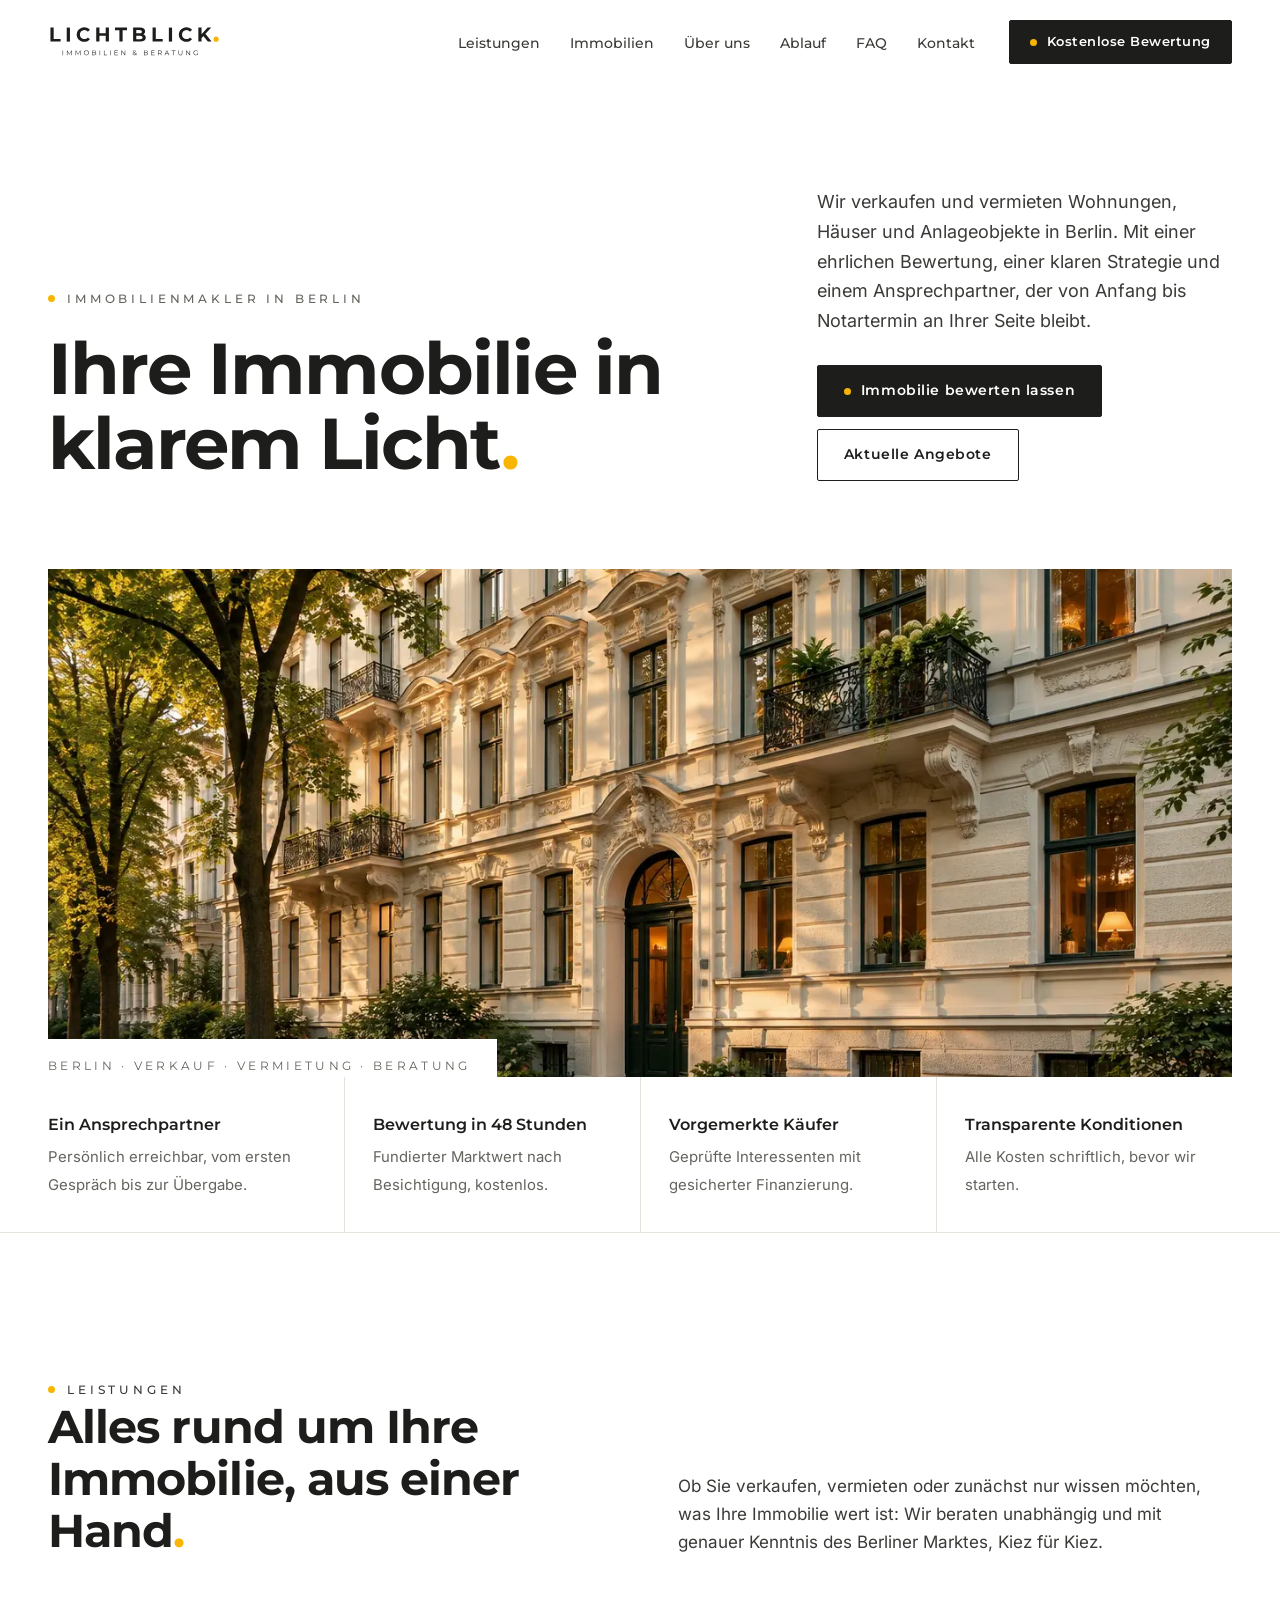
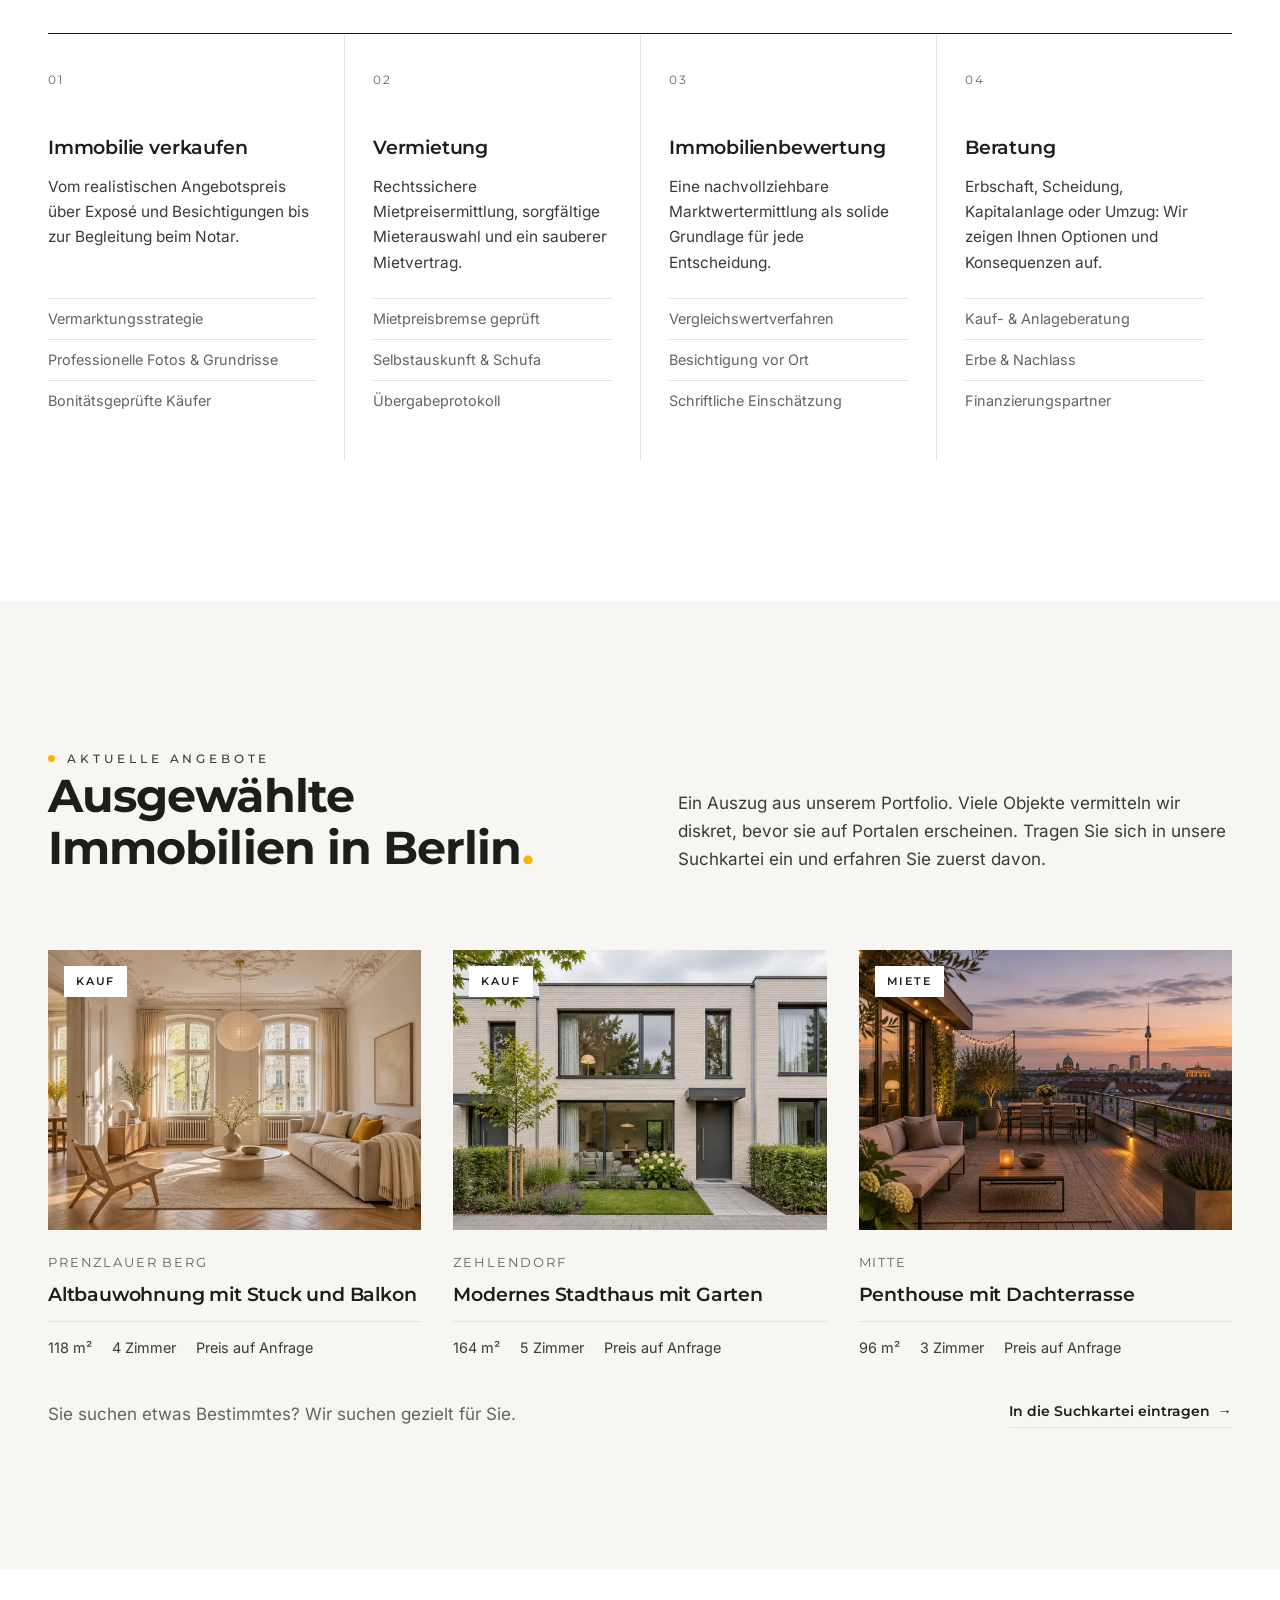
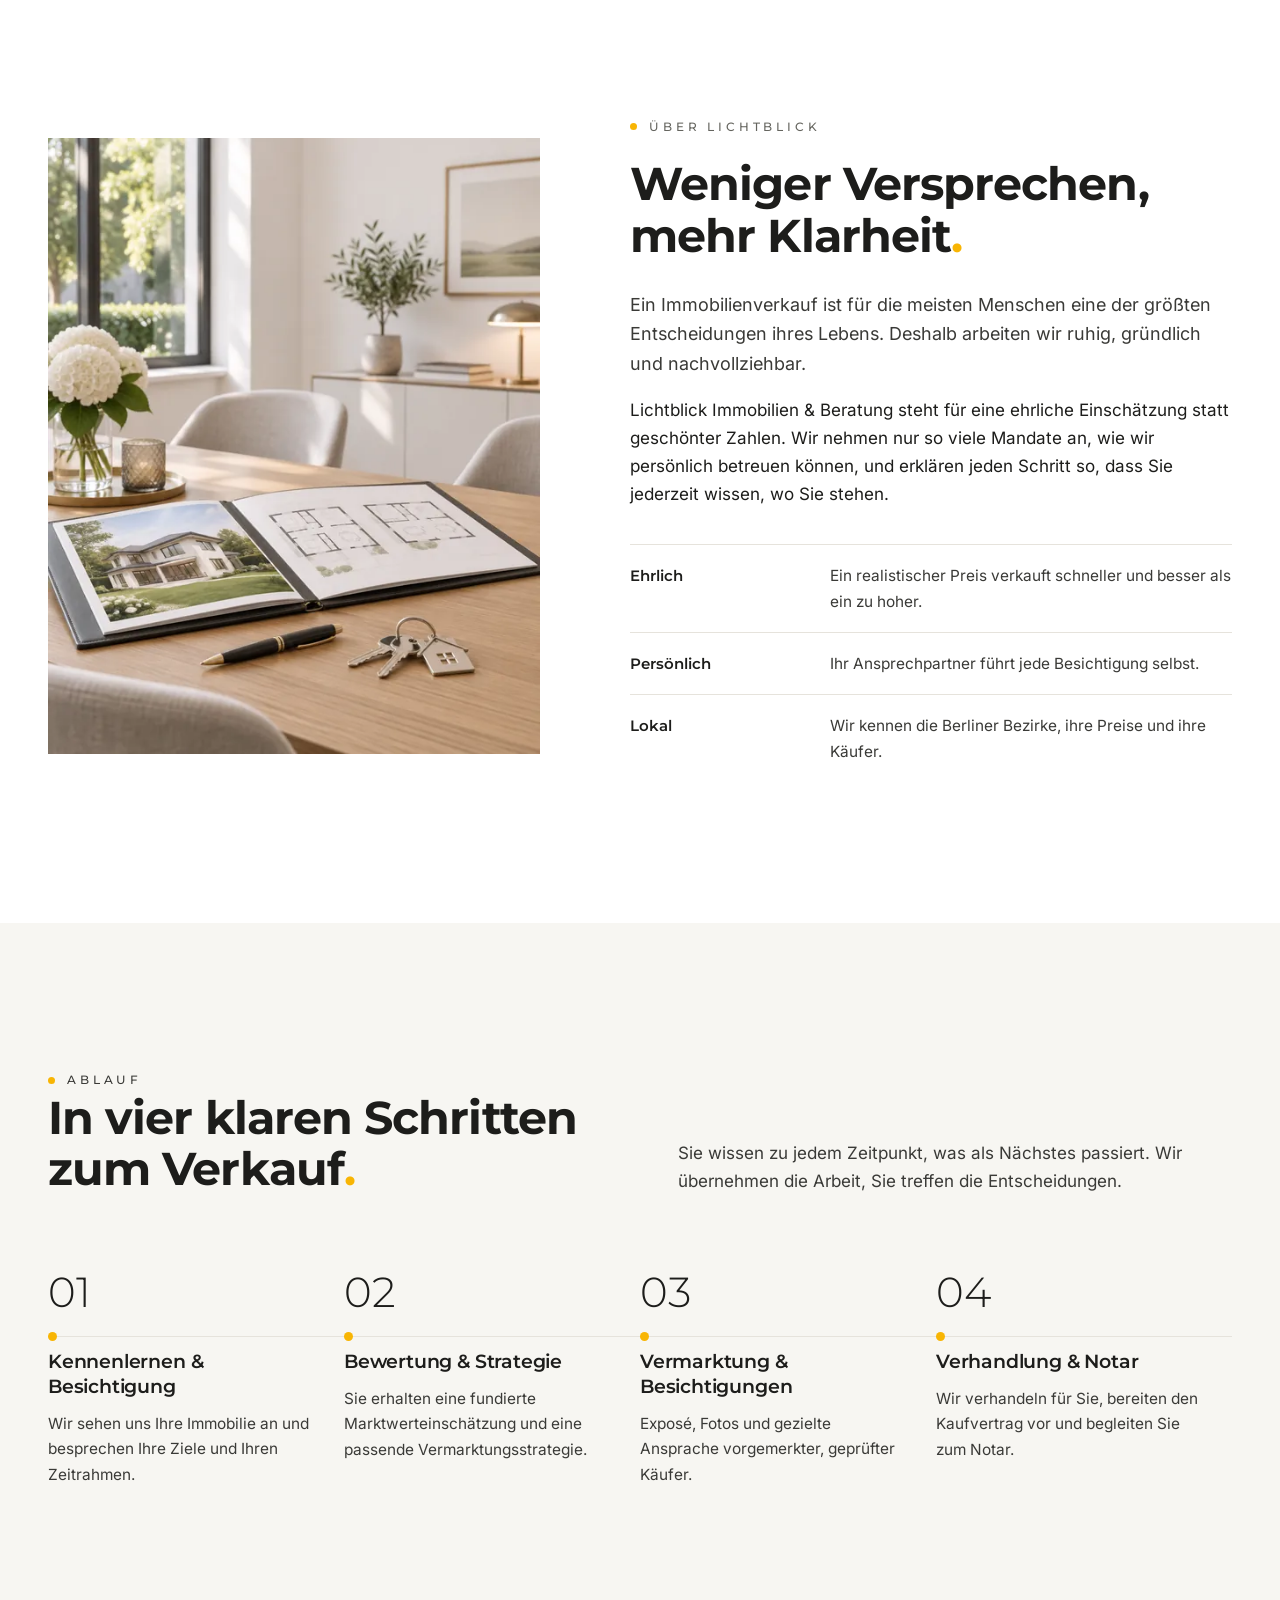
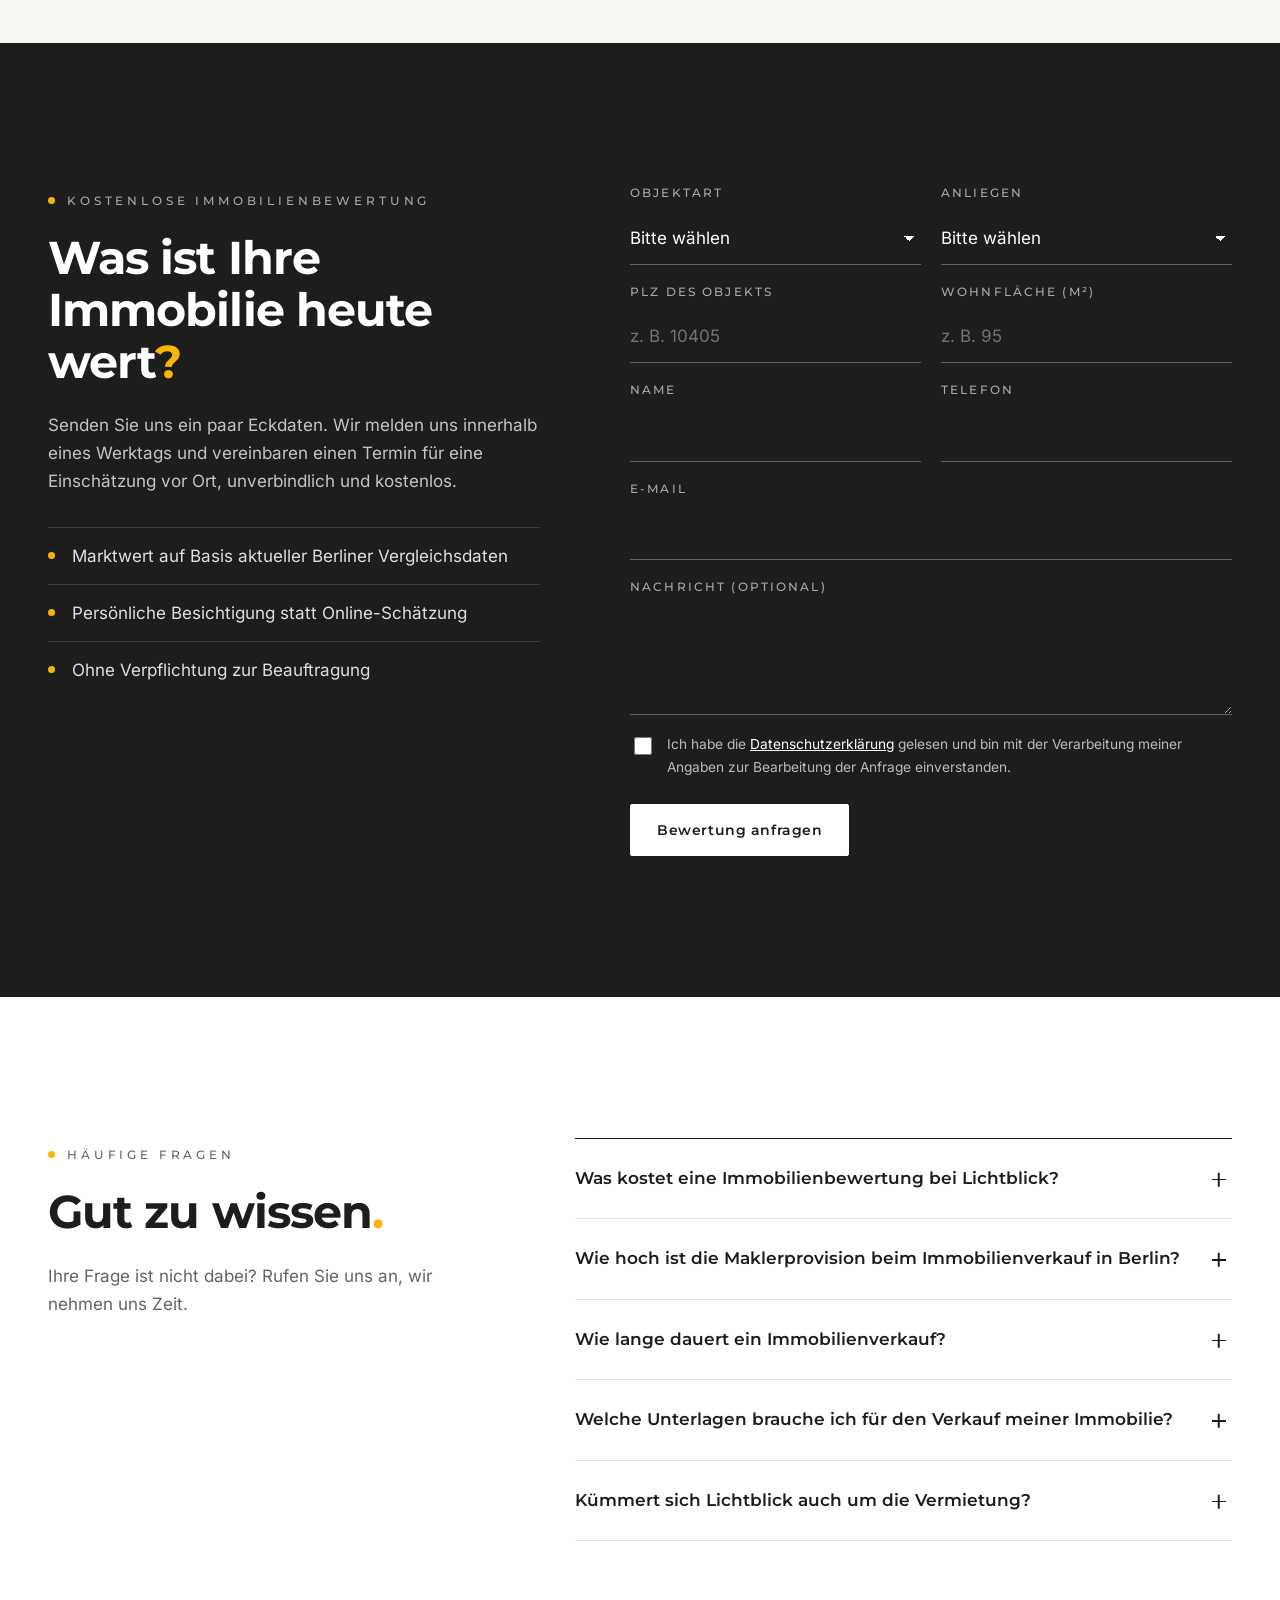
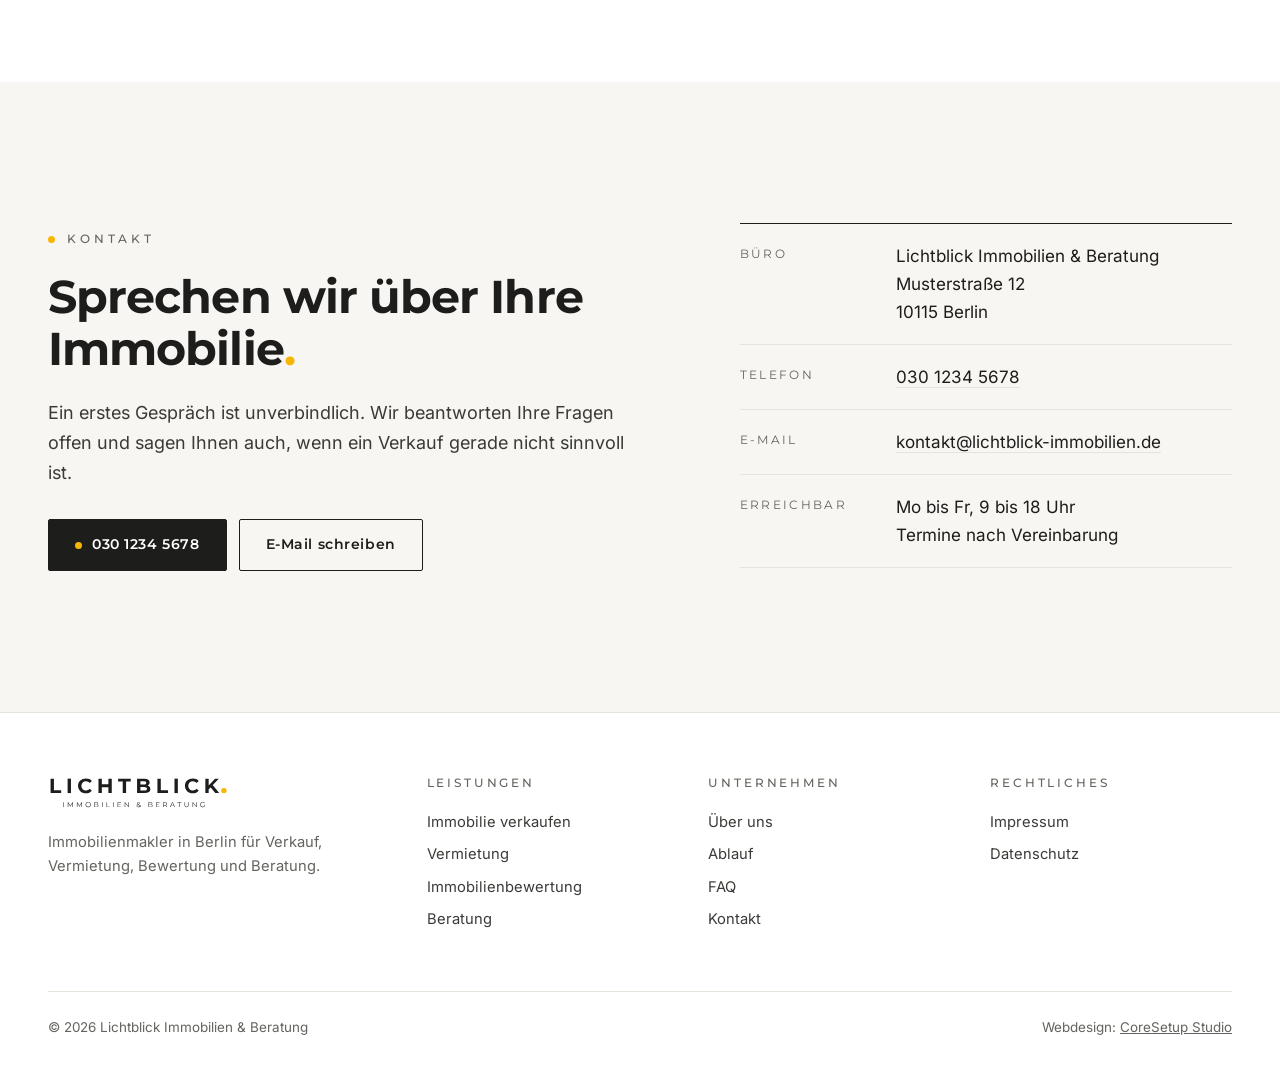
<file: index.html>
<!doctype html>
<html lang="de" class="no-js">
<head>
  <meta charset="utf-8">
  <meta name="viewport" content="width=device-width, initial-scale=1">
  <title>Immobilienmakler Berlin | Lichtblick Immobilien &amp; Beratung</title>
  <meta name="description" content="Lichtblick Immobilien &amp; Beratung: Ihr Immobilienmakler in Berlin für Verkauf, Vermietung und kostenlose Immobilienbewertung. Persönlich, transparent, mit klarem Blick für den Markt.">
  <meta name="robots" content="index, follow, max-image-preview:large">
  <link rel="canonical" href="https://mcgeesy37.github.io/Lichtblick/">
  <meta name="theme-color" content="#ffffff">
  <meta name="author" content="Lichtblick Immobilien &amp; Beratung">
  <meta name="geo.region" content="DE-BE">
  <meta name="geo.placename" content="Berlin">

  <meta property="og:type" content="website">
  <meta property="og:locale" content="de_DE">
  <meta property="og:site_name" content="Lichtblick Immobilien &amp; Beratung">
  <meta property="og:title" content="Immobilienmakler Berlin | Lichtblick Immobilien &amp; Beratung">
  <meta property="og:description" content="Verkauf, Vermietung und kostenlose Wertermittlung in Berlin. Persönlich, transparent, mit klarem Blick für den Markt.">
  <meta property="og:url" content="https://mcgeesy37.github.io/Lichtblick/">
  <meta property="og:image" content="https://mcgeesy37.github.io/Lichtblick/assets/img/og-image.png">
  <meta property="og:image:width" content="1200">
  <meta property="og:image:height" content="630">
  <meta property="og:image:alt" content="Lichtblick Immobilien &amp; Beratung Logo">
  <meta name="twitter:card" content="summary_large_image">

  <link rel="icon" href="assets/img/favicon.svg" type="image/svg+xml">
  <link rel="icon" href="assets/img/favicon-32.png" sizes="32x32" type="image/png">
  <link rel="apple-touch-icon" href="assets/img/apple-touch-icon.png">
  <link rel="manifest" href="site.webmanifest">

  <link rel="preload" href="assets/fonts/montserrat.woff2" as="font" type="font/woff2" crossorigin>
  <link rel="preload" href="assets/fonts/inter.woff2" as="font" type="font/woff2" crossorigin>
  <link rel="preload" as="image" href="assets/img/hero-1344.webp" imagesrcset="assets/img/hero-800.webp 800w, assets/img/hero-1344.webp 1344w" imagesizes="(max-width: 1296px) 100vw, 1200px" fetchpriority="high">
  <link rel="stylesheet" href="assets/css/style.css">

  <script type="application/ld+json">
  {
    "@context": "https://schema.org",
    "@graph": [
      {
        "@type": "RealEstateAgent",
        "@id": "https://mcgeesy37.github.io/Lichtblick/#organization",
        "name": "Lichtblick Immobilien & Beratung",
        "alternateName": "Lichtblick Immobilien",
        "description": "Immobilienmakler in Berlin für Verkauf, Vermietung, Immobilienbewertung und Beratung.",
        "url": "https://mcgeesy37.github.io/Lichtblick/",
        "logo": "https://mcgeesy37.github.io/Lichtblick/assets/img/logo-dark.svg",
        "image": "https://mcgeesy37.github.io/Lichtblick/assets/img/hero-1344.webp",
        "telephone": "+49-30-12345678",
        "email": "kontakt@lichtblick-immobilien.de",
        "address": {
          "@type": "PostalAddress",
          "streetAddress": "Musterstraße 12",
          "postalCode": "10115",
          "addressLocality": "Berlin",
          "addressRegion": "Berlin",
          "addressCountry": "DE"
        },
        "areaServed": [
          { "@type": "City", "name": "Berlin" },
          { "@type": "AdministrativeArea", "name": "Brandenburg" }
        ],
        "openingHoursSpecification": [
          {
            "@type": "OpeningHoursSpecification",
            "dayOfWeek": ["Monday", "Tuesday", "Wednesday", "Thursday", "Friday"],
            "opens": "09:00",
            "closes": "18:00"
          }
        ],
        "knowsLanguage": ["de", "en"],
        "hasOfferCatalog": {
          "@type": "OfferCatalog",
          "name": "Leistungen",
          "itemListElement": [
            { "@type": "Offer", "itemOffered": { "@type": "Service", "name": "Immobilienverkauf", "areaServed": "Berlin" } },
            { "@type": "Offer", "itemOffered": { "@type": "Service", "name": "Vermietung", "areaServed": "Berlin" } },
            { "@type": "Offer", "itemOffered": { "@type": "Service", "name": "Immobilienbewertung", "areaServed": "Berlin" } },
            { "@type": "Offer", "itemOffered": { "@type": "Service", "name": "Immobilienberatung", "areaServed": "Berlin" } }
          ]
        }
      },
      {
        "@type": "WebSite",
        "@id": "https://mcgeesy37.github.io/Lichtblick/#website",
        "url": "https://mcgeesy37.github.io/Lichtblick/",
        "name": "Lichtblick Immobilien & Beratung",
        "inLanguage": "de-DE",
        "publisher": { "@id": "https://mcgeesy37.github.io/Lichtblick/#organization" }
      },
      {
        "@type": "WebPage",
        "@id": "https://mcgeesy37.github.io/Lichtblick/#webpage",
        "url": "https://mcgeesy37.github.io/Lichtblick/",
        "name": "Immobilienmakler Berlin | Lichtblick Immobilien & Beratung",
        "isPartOf": { "@id": "https://mcgeesy37.github.io/Lichtblick/#website" },
        "about": { "@id": "https://mcgeesy37.github.io/Lichtblick/#organization" },
        "inLanguage": "de-DE"
      },
      {
        "@type": "FAQPage",
        "@id": "https://mcgeesy37.github.io/Lichtblick/#faq",
        "mainEntity": [
          {
            "@type": "Question",
            "name": "Was kostet eine Immobilienbewertung bei Lichtblick?",
            "acceptedAnswer": { "@type": "Answer", "text": "Die Erstbewertung Ihrer Immobilie ist für Eigentümer kostenlos und unverbindlich. Sie erhalten eine fundierte Marktwerteinschätzung auf Basis aktueller Vergleichsdaten und einer Besichtigung vor Ort." }
          },
          {
            "@type": "Question",
            "name": "Wie hoch ist die Maklerprovision beim Immobilienverkauf in Berlin?",
            "acceptedAnswer": { "@type": "Answer", "text": "Seit Dezember 2020 wird die Provision beim Verkauf von Wohnungen und Einfamilienhäusern an Privatkäufer in der Regel hälftig zwischen Verkäufer und Käufer geteilt. Die genaue Höhe vereinbaren wir transparent und schriftlich, bevor wir für Sie tätig werden." }
          },
          {
            "@type": "Question",
            "name": "Wie lange dauert ein Immobilienverkauf?",
            "acceptedAnswer": { "@type": "Answer", "text": "Von der Bewertung bis zum Notartermin vergehen in Berlin meist acht bis sechzehn Wochen. Die Dauer hängt von Lage, Zustand, Preisstrategie und Finanzierung der Käufer ab." }
          },
          {
            "@type": "Question",
            "name": "Welche Unterlagen brauche ich für den Verkauf meiner Immobilie?",
            "acceptedAnswer": { "@type": "Answer", "text": "Wichtig sind unter anderem Grundbuchauszug, Energieausweis, Grundrisse, Wohnflächenberechnung und bei Eigentumswohnungen Teilungserklärung, Protokolle der Eigentümerversammlungen und der Wirtschaftsplan. Fehlende Unterlagen beschaffen wir auf Wunsch für Sie." }
          },
          {
            "@type": "Question",
            "name": "Kümmert sich Lichtblick auch um die Vermietung?",
            "acceptedAnswer": { "@type": "Answer", "text": "Ja. Wir übernehmen Mietpreisermittlung unter Berücksichtigung der Mietpreisbremse, Exposé, Besichtigungen, Bonitätsprüfung der Interessenten und die Vorbereitung des Mietvertrags." }
          }
        ]
      }
    ]
  }
  </script>
</head>
<body>
  <a class="skip" href="#inhalt">Zum Inhalt springen</a>

  <header class="site-header" id="top">
    <div class="wrap header-inner">
      <a class="brand" href="./" aria-label="Lichtblick Immobilien &amp; Beratung, zur Startseite">
        <img src="assets/img/logo-dark.svg" alt="Lichtblick Immobilien &amp; Beratung" width="172" height="31">
      </a>
      <button class="nav-toggle" type="button" aria-expanded="false" aria-controls="hauptnavigation" aria-label="Menü öffnen"><span></span></button>
      <nav class="nav" id="hauptnavigation" aria-label="Hauptnavigation">
        <ul>
          <li><a href="#leistungen">Leistungen</a></li>
          <li><a href="#immobilien">Immobilien</a></li>
          <li><a href="#ueber-uns">Über uns</a></li>
          <li><a href="#ablauf">Ablauf</a></li>
          <li><a href="#faq">FAQ</a></li>
          <li><a href="#kontakt">Kontakt</a></li>
        </ul>
        <a class="btn btn-primary" href="#bewertung"><span class="btn-dot" aria-hidden="true"></span>Kostenlose Bewertung</a>
      </nav>
    </div>
  </header>

  <main id="inhalt">

    <!-- Hero -->
    <section class="hero" aria-labelledby="hero-title">
      <div class="wrap">
        <div class="hero-grid">
          <div>
            <p class="eyebrow">Immobilienmakler in Berlin</p>
            <h1 id="hero-title">Ihre Immobilie in klarem Licht<span class="dot">.</span></h1>
          </div>
          <div class="hero-aside">
            <p class="lead">Wir verkaufen und vermieten Wohnungen, Häuser und Anlageobjekte in Berlin. Mit einer ehrlichen Bewertung, einer klaren Strategie und einem Ansprechpartner, der von Anfang bis Notartermin an Ihrer Seite bleibt.</p>
            <div class="hero-actions">
              <a class="btn btn-primary" href="#bewertung"><span class="btn-dot" aria-hidden="true"></span>Immobilie bewerten lassen</a>
              <a class="btn btn-ghost" href="#immobilien">Aktuelle Angebote</a>
            </div>
          </div>
        </div>

        <figure class="hero-media">
          <img src="assets/img/hero-1344.webp"
               srcset="assets/img/hero-800.webp 800w, assets/img/hero-1344.webp 1344w"
               sizes="(max-width: 1296px) 100vw, 1200px"
               width="1344" height="752"
               alt="Restaurierte Berliner Altbaufassade mit Stuck und Balkonen im warmen Abendlicht"
               fetchpriority="high" decoding="async">
          <figcaption class="hero-caption">Berlin &middot; Verkauf &middot; Vermietung &middot; Beratung</figcaption>
        </figure>
      </div>
    </section>

    <!-- Kernversprechen -->
    <section class="facts" aria-label="Was Sie von uns erwarten können">
      <div class="wrap facts-grid">
        <div class="fact"><strong>Ein Ansprechpartner</strong><span>Persönlich erreichbar, vom ersten Gespräch bis zur Übergabe.</span></div>
        <div class="fact"><strong>Bewertung in 48 Stunden</strong><span>Fundierter Marktwert nach Besichtigung, kostenlos.</span></div>
        <div class="fact"><strong>Vorgemerkte Käufer</strong><span>Geprüfte Interessenten mit gesicherter Finanzierung.</span></div>
        <div class="fact"><strong>Transparente Konditionen</strong><span>Alle Kosten schriftlich, bevor wir starten.</span></div>
      </div>
    </section>

    <!-- Leistungen -->
    <section class="section" id="leistungen" aria-labelledby="leistungen-title">
      <div class="wrap">
        <div class="section-head reveal">
          <div>
            <p class="eyebrow">Leistungen</p>
            <h2 id="leistungen-title">Alles rund um Ihre Immobilie, aus einer Hand<span class="dot">.</span></h2>
          </div>
          <p>Ob Sie verkaufen, vermieten oder zunächst nur wissen möchten, was Ihre Immobilie wert ist: Wir beraten unabhängig und mit genauer Kenntnis des Berliner Marktes, Kiez für Kiez.</p>
        </div>

        <div class="services reveal">
          <article class="service">
            <span class="service-num">01</span>
            <h3>Immobilie verkaufen</h3>
            <p>Vom realistischen Angebotspreis über Exposé und Besichtigungen bis zur Begleitung beim Notar.</p>
            <ul>
              <li>Vermarktungsstrategie</li>
              <li>Professionelle Fotos &amp; Grundrisse</li>
              <li>Bonitätsgeprüfte Käufer</li>
            </ul>
          </article>
          <article class="service">
            <span class="service-num">02</span>
            <h3>Vermietung</h3>
            <p>Rechtssichere Mietpreisermittlung, sorgfältige Mieterauswahl und ein sauberer Mietvertrag.</p>
            <ul>
              <li>Mietpreisbremse geprüft</li>
              <li>Selbstauskunft &amp; Schufa</li>
              <li>Übergabeprotokoll</li>
            </ul>
          </article>
          <article class="service">
            <span class="service-num">03</span>
            <h3>Immobilienbewertung</h3>
            <p>Eine nachvollziehbare Marktwertermittlung als solide Grundlage für jede Entscheidung.</p>
            <ul>
              <li>Vergleichswertverfahren</li>
              <li>Besichtigung vor Ort</li>
              <li>Schriftliche Einschätzung</li>
            </ul>
          </article>
          <article class="service">
            <span class="service-num">04</span>
            <h3>Beratung</h3>
            <p>Erbschaft, Scheidung, Kapitalanlage oder Umzug: Wir zeigen Ihnen Optionen und Konsequenzen auf.</p>
            <ul>
              <li>Kauf- &amp; Anlageberatung</li>
              <li>Erbe &amp; Nachlass</li>
              <li>Finanzierungspartner</li>
            </ul>
          </article>
        </div>
      </div>
    </section>

    <!-- Immobilien -->
    <section class="section section-soft" id="immobilien" aria-labelledby="immobilien-title">
      <div class="wrap">
        <div class="section-head reveal">
          <div>
            <p class="eyebrow">Aktuelle Angebote</p>
            <h2 id="immobilien-title">Ausgewählte Immobilien in Berlin<span class="dot">.</span></h2>
          </div>
          <p>Ein Auszug aus unserem Portfolio. Viele Objekte vermitteln wir diskret, bevor sie auf Portalen erscheinen. Tragen Sie sich in unsere Suchkartei ein und erfahren Sie zuerst davon.</p>
        </div>

        <div class="listings">
          <a class="listing reveal" href="#kontakt" aria-label="Altbauwohnung in Prenzlauer Berg, Anfrage stellen">
            <div class="listing-media">
              <img src="assets/img/altbau-1168.webp"
                   srcset="assets/img/altbau-640.webp 640w, assets/img/altbau-1168.webp 1168w"
                   sizes="(max-width: 640px) 100vw, (max-width: 920px) 50vw, 400px"
                   width="1168" height="880" loading="lazy" decoding="async"
                   alt="Heller Altbau-Wohnraum mit Stuckdecke und Fischgrätparkett in Prenzlauer Berg">
              <span class="badge">Kauf</span>
            </div>
            <div class="listing-body">
              <p class="listing-loc">Prenzlauer Berg</p>
              <h3>Altbauwohnung mit Stuck und Balkon</h3>
              <ul class="listing-meta"><li>118 m²</li><li>4 Zimmer</li><li>Preis auf Anfrage</li></ul>
            </div>
          </a>
          <a class="listing reveal" href="#kontakt" aria-label="Stadthaus in Zehlendorf, Anfrage stellen">
            <div class="listing-media">
              <img src="assets/img/stadthaus-1168.webp"
                   srcset="assets/img/stadthaus-640.webp 640w, assets/img/stadthaus-1168.webp 1168w"
                   sizes="(max-width: 640px) 100vw, (max-width: 920px) 50vw, 400px"
                   width="1168" height="880" loading="lazy" decoding="async"
                   alt="Modernes Stadthaus aus hellem Klinker mit großen Fenstern in Zehlendorf">
              <span class="badge">Kauf</span>
            </div>
            <div class="listing-body">
              <p class="listing-loc">Zehlendorf</p>
              <h3>Modernes Stadthaus mit Garten</h3>
              <ul class="listing-meta"><li>164 m²</li><li>5 Zimmer</li><li>Preis auf Anfrage</li></ul>
            </div>
          </a>
          <a class="listing reveal" href="#kontakt" aria-label="Penthouse in Mitte, Anfrage stellen">
            <div class="listing-media">
              <img src="assets/img/penthouse-1168.webp"
                   srcset="assets/img/penthouse-640.webp 640w, assets/img/penthouse-1168.webp 1168w"
                   sizes="(max-width: 640px) 100vw, (max-width: 920px) 50vw, 400px"
                   width="1168" height="880" loading="lazy" decoding="async"
                   alt="Penthouse-Dachterrasse in Berlin-Mitte mit Blick auf Fernsehturm und Berliner Dom in der Abenddämmerung">
              <span class="badge">Miete</span>
            </div>
            <div class="listing-body">
              <p class="listing-loc">Mitte</p>
              <h3>Penthouse mit Dachterrasse</h3>
              <ul class="listing-meta"><li>96 m²</li><li>3 Zimmer</li><li>Preis auf Anfrage</li></ul>
            </div>
          </a>
        </div>

        <div class="listings-note reveal">
          <p class="muted" style="margin:0">Sie suchen etwas Bestimmtes? Wir suchen gezielt für Sie.</p>
          <a class="link-arrow" href="#kontakt">In die Suchkartei eintragen <span aria-hidden="true">→</span></a>
        </div>
      </div>
    </section>

    <!-- Über uns -->
    <section class="section" id="ueber-uns" aria-labelledby="ueber-title">
      <div class="wrap about">
        <figure class="about-media reveal" style="margin:0">
          <img src="assets/img/beratung-896.webp"
               srcset="assets/img/beratung-560.webp 560w, assets/img/beratung-896.webp 896w"
               sizes="(max-width: 920px) 100vw, 520px"
               width="896" height="1120" loading="lazy" decoding="async"
               alt="Exposé mit Grundrissen und Hausschlüssel auf dem Besprechungstisch von Lichtblick Immobilien">
        </figure>
        <div class="about-text reveal">
          <p class="eyebrow">Über Lichtblick</p>
          <h2 id="ueber-title">Weniger Versprechen, mehr Klarheit<span class="dot">.</span></h2>
          <p class="lead">Ein Immobilienverkauf ist für die meisten Menschen eine der größten Entscheidungen ihres Lebens. Deshalb arbeiten wir ruhig, gründlich und nachvollziehbar.</p>
          <p>Lichtblick Immobilien &amp; Beratung steht für eine ehrliche Einschätzung statt geschönter Zahlen. Wir nehmen nur so viele Mandate an, wie wir persönlich betreuen können, und erklären jeden Schritt so, dass Sie jederzeit wissen, wo Sie stehen.</p>
          <ul class="values">
            <li><strong>Ehrlich</strong><span>Ein realistischer Preis verkauft schneller und besser als ein zu hoher.</span></li>
            <li><strong>Persönlich</strong><span>Ihr Ansprechpartner führt jede Besichtigung selbst.</span></li>
            <li><strong>Lokal</strong><span>Wir kennen die Berliner Bezirke, ihre Preise und ihre Käufer.</span></li>
          </ul>
        </div>
      </div>
    </section>

    <!-- Ablauf -->
    <section class="section section-soft" id="ablauf" aria-labelledby="ablauf-title">
      <div class="wrap">
        <div class="section-head reveal">
          <div>
            <p class="eyebrow">Ablauf</p>
            <h2 id="ablauf-title">In vier klaren Schritten zum Verkauf<span class="dot">.</span></h2>
          </div>
          <p>Sie wissen zu jedem Zeitpunkt, was als Nächstes passiert. Wir übernehmen die Arbeit, Sie treffen die Entscheidungen.</p>
        </div>
        <ol class="steps reveal">
          <li class="step"><span class="pin" aria-hidden="true"></span><h3>Kennenlernen &amp; Besichtigung</h3><p>Wir sehen uns Ihre Immobilie an und besprechen Ihre Ziele und Ihren Zeitrahmen.</p></li>
          <li class="step"><span class="pin" aria-hidden="true"></span><h3>Bewertung &amp; Strategie</h3><p>Sie erhalten eine fundierte Marktwerteinschätzung und eine passende Vermarktungsstrategie.</p></li>
          <li class="step"><span class="pin" aria-hidden="true"></span><h3>Vermarktung &amp; Besichtigungen</h3><p>Exposé, Fotos und gezielte Ansprache vorgemerkter, geprüfter Käufer.</p></li>
          <li class="step"><span class="pin" aria-hidden="true"></span><h3>Verhandlung &amp; Notar</h3><p>Wir verhandeln für Sie, bereiten den Kaufvertrag vor und begleiten Sie zum Notar.</p></li>
        </ol>
      </div>
    </section>

    <!-- Wertermittlung -->
    <section class="section valuation" id="bewertung" aria-labelledby="bewertung-title">
      <div class="wrap valuation-grid">
        <div class="reveal">
          <p class="eyebrow">Kostenlose Immobilienbewertung</p>
          <h2 id="bewertung-title">Was ist Ihre Immobilie heute wert<span class="dot">?</span></h2>
          <p style="margin-top:24px">Senden Sie uns ein paar Eckdaten. Wir melden uns innerhalb eines Werktags und vereinbaren einen Termin für eine Einschätzung vor Ort, unverbindlich und kostenlos.</p>
          <ul class="checklist">
            <li>Marktwert auf Basis aktueller Berliner Vergleichsdaten</li>
            <li>Persönliche Besichtigung statt Online-Schätzung</li>
            <li>Ohne Verpflichtung zur Beauftragung</li>
          </ul>
        </div>

        <form class="form reveal" id="bewertungsformular" novalidate aria-describedby="form-status">
          <div class="field">
            <label for="f-art">Objektart</label>
            <select id="f-art" name="Objektart" required>
              <option value="">Bitte wählen</option>
              <option>Eigentumswohnung</option>
              <option>Einfamilienhaus</option>
              <option>Mehrfamilienhaus</option>
              <option>Grundstück</option>
              <option>Gewerbeimmobilie</option>
            </select>
          </div>
          <div class="field">
            <label for="f-anliegen">Anliegen</label>
            <select id="f-anliegen" name="Anliegen" required>
              <option value="">Bitte wählen</option>
              <option>Verkaufen</option>
              <option>Vermieten</option>
              <option>Nur Wert erfahren</option>
            </select>
          </div>
          <div class="field">
            <label for="f-plz">PLZ des Objekts</label>
            <input id="f-plz" name="PLZ" inputmode="numeric" autocomplete="postal-code" pattern="[0-9]{5}" placeholder="z. B. 10405" required>
          </div>
          <div class="field">
            <label for="f-flaeche">Wohnfläche (m²)</label>
            <input id="f-flaeche" name="Wohnfläche" inputmode="numeric" placeholder="z. B. 95">
          </div>
          <div class="field">
            <label for="f-name">Name</label>
            <input id="f-name" name="Name" autocomplete="name" required>
          </div>
          <div class="field">
            <label for="f-tel">Telefon</label>
            <input id="f-tel" name="Telefon" type="tel" autocomplete="tel">
          </div>
          <div class="field field-full">
            <label for="f-mail">E-Mail</label>
            <input id="f-mail" name="E-Mail" type="email" autocomplete="email" required>
          </div>
          <div class="field field-full">
            <label for="f-msg">Nachricht (optional)</label>
            <textarea id="f-msg" name="Nachricht" rows="3"></textarea>
          </div>
          <label class="consent">
            <input type="checkbox" name="Datenschutz" required>
            <span>Ich habe die <a href="datenschutz.html">Datenschutzerklärung</a> gelesen und bin mit der Verarbeitung meiner Angaben zur Bearbeitung der Anfrage einverstanden.</span>
          </label>
          <div class="form-actions">
            <button class="btn btn-light" type="submit">Bewertung anfragen</button>
            <p class="form-status" id="form-status" role="status" aria-live="polite"></p>
          </div>
        </form>
      </div>
    </section>

    <!-- FAQ -->
    <section class="section" id="faq" aria-labelledby="faq-title">
      <div class="wrap faq-grid">
        <div class="reveal">
          <p class="eyebrow">Häufige Fragen</p>
          <h2 id="faq-title">Gut zu wissen<span class="dot">.</span></h2>
          <p class="muted" style="margin-top:24px">Ihre Frage ist nicht dabei? Rufen Sie uns an, wir nehmen uns Zeit.</p>
        </div>
        <div class="faq-list reveal">
          <details>
            <summary>Was kostet eine Immobilienbewertung bei Lichtblick?</summary>
            <div class="faq-answer"><p>Die Erstbewertung Ihrer Immobilie ist für Eigentümer kostenlos und unverbindlich. Sie erhalten eine fundierte Marktwerteinschätzung auf Basis aktueller Vergleichsdaten und einer Besichtigung vor Ort.</p></div>
          </details>
          <details>
            <summary>Wie hoch ist die Maklerprovision beim Immobilienverkauf in Berlin?</summary>
            <div class="faq-answer"><p>Seit Dezember 2020 wird die Provision beim Verkauf von Wohnungen und Einfamilienhäusern an Privatkäufer in der Regel hälftig zwischen Verkäufer und Käufer geteilt. Die genaue Höhe vereinbaren wir transparent und schriftlich, bevor wir für Sie tätig werden.</p></div>
          </details>
          <details>
            <summary>Wie lange dauert ein Immobilienverkauf?</summary>
            <div class="faq-answer"><p>Von der Bewertung bis zum Notartermin vergehen in Berlin meist acht bis sechzehn Wochen. Die Dauer hängt von Lage, Zustand, Preisstrategie und Finanzierung der Käufer ab.</p></div>
          </details>
          <details>
            <summary>Welche Unterlagen brauche ich für den Verkauf meiner Immobilie?</summary>
            <div class="faq-answer"><p>Wichtig sind unter anderem Grundbuchauszug, Energieausweis, Grundrisse, Wohnflächenberechnung und bei Eigentumswohnungen Teilungserklärung, Protokolle der Eigentümerversammlungen und der Wirtschaftsplan. Fehlende Unterlagen beschaffen wir auf Wunsch für Sie.</p></div>
          </details>
          <details>
            <summary>Kümmert sich Lichtblick auch um die Vermietung?</summary>
            <div class="faq-answer"><p>Ja. Wir übernehmen Mietpreisermittlung unter Berücksichtigung der Mietpreisbremse, Exposé, Besichtigungen, Bonitätsprüfung der Interessenten und die Vorbereitung des Mietvertrags.</p></div>
          </details>
        </div>
      </div>
    </section>

    <!-- Kontakt -->
    <section class="section section-soft" id="kontakt" aria-labelledby="kontakt-title">
      <div class="wrap contact">
        <div class="reveal">
          <p class="eyebrow">Kontakt</p>
          <h2 id="kontakt-title">Sprechen wir über Ihre Immobilie<span class="dot">.</span></h2>
          <p class="lead" style="margin-top:24px">Ein erstes Gespräch ist unverbindlich. Wir beantworten Ihre Fragen offen und sagen Ihnen auch, wenn ein Verkauf gerade nicht sinnvoll ist.</p>
          <div class="hero-actions" style="margin-top:32px">
            <a class="btn btn-primary" href="tel:+493012345678"><span class="btn-dot" aria-hidden="true"></span>030 1234 5678</a>
            <a class="btn btn-ghost" href="mailto:kontakt@lichtblick-immobilien.de">E-Mail schreiben</a>
          </div>
        </div>
        <address class="contact-card reveal" style="font-style:normal">
          <dl>
            <div><dt>Büro</dt><dd>Lichtblick Immobilien &amp; Beratung<br>Musterstraße 12<br>10115 Berlin</dd></div>
            <div><dt>Telefon</dt><dd><a href="tel:+493012345678">030 1234 5678</a></dd></div>
            <div><dt>E-Mail</dt><dd><a href="mailto:kontakt@lichtblick-immobilien.de">kontakt@lichtblick-immobilien.de</a></dd></div>
            <div><dt>Erreichbar</dt><dd>Mo bis Fr, 9 bis 18 Uhr<br>Termine nach Vereinbarung</dd></div>
          </dl>
        </address>
      </div>
    </section>

  </main>

  <footer class="site-footer">
    <div class="wrap">
      <div class="footer-grid">
        <div>
          <a class="brand" href="./" aria-label="Zur Startseite"><img src="assets/img/logo-dark.svg" alt="Lichtblick Immobilien &amp; Beratung" width="180" height="33" loading="lazy"></a>
          <p class="muted" style="max-width:26em">Immobilienmakler in Berlin für Verkauf, Vermietung, Bewertung und Beratung.</p>
        </div>
        <nav aria-label="Leistungen">
          <h2>Leistungen</h2>
          <ul>
            <li><a href="#leistungen">Immobilie verkaufen</a></li>
            <li><a href="#leistungen">Vermietung</a></li>
            <li><a href="#bewertung">Immobilienbewertung</a></li>
            <li><a href="#leistungen">Beratung</a></li>
          </ul>
        </nav>
        <nav aria-label="Unternehmen">
          <h2>Unternehmen</h2>
          <ul>
            <li><a href="#ueber-uns">Über uns</a></li>
            <li><a href="#ablauf">Ablauf</a></li>
            <li><a href="#faq">FAQ</a></li>
            <li><a href="#kontakt">Kontakt</a></li>
          </ul>
        </nav>
        <nav aria-label="Rechtliches">
          <h2>Rechtliches</h2>
          <ul>
            <li><a href="impressum.html">Impressum</a></li>
            <li><a href="datenschutz.html">Datenschutz</a></li>
          </ul>
        </nav>
      </div>
      <div class="footer-bottom">
        <p style="margin:0">&copy; <span data-year>2026</span> Lichtblick Immobilien &amp; Beratung</p>
        <p style="margin:0">Webdesign: <a href="https://coresetup.studio" rel="noopener">CoreSetup Studio</a></p>
      </div>
    </div>
  </footer>

  <script src="assets/js/main.js" defer></script>
</body>
</html>
</file>
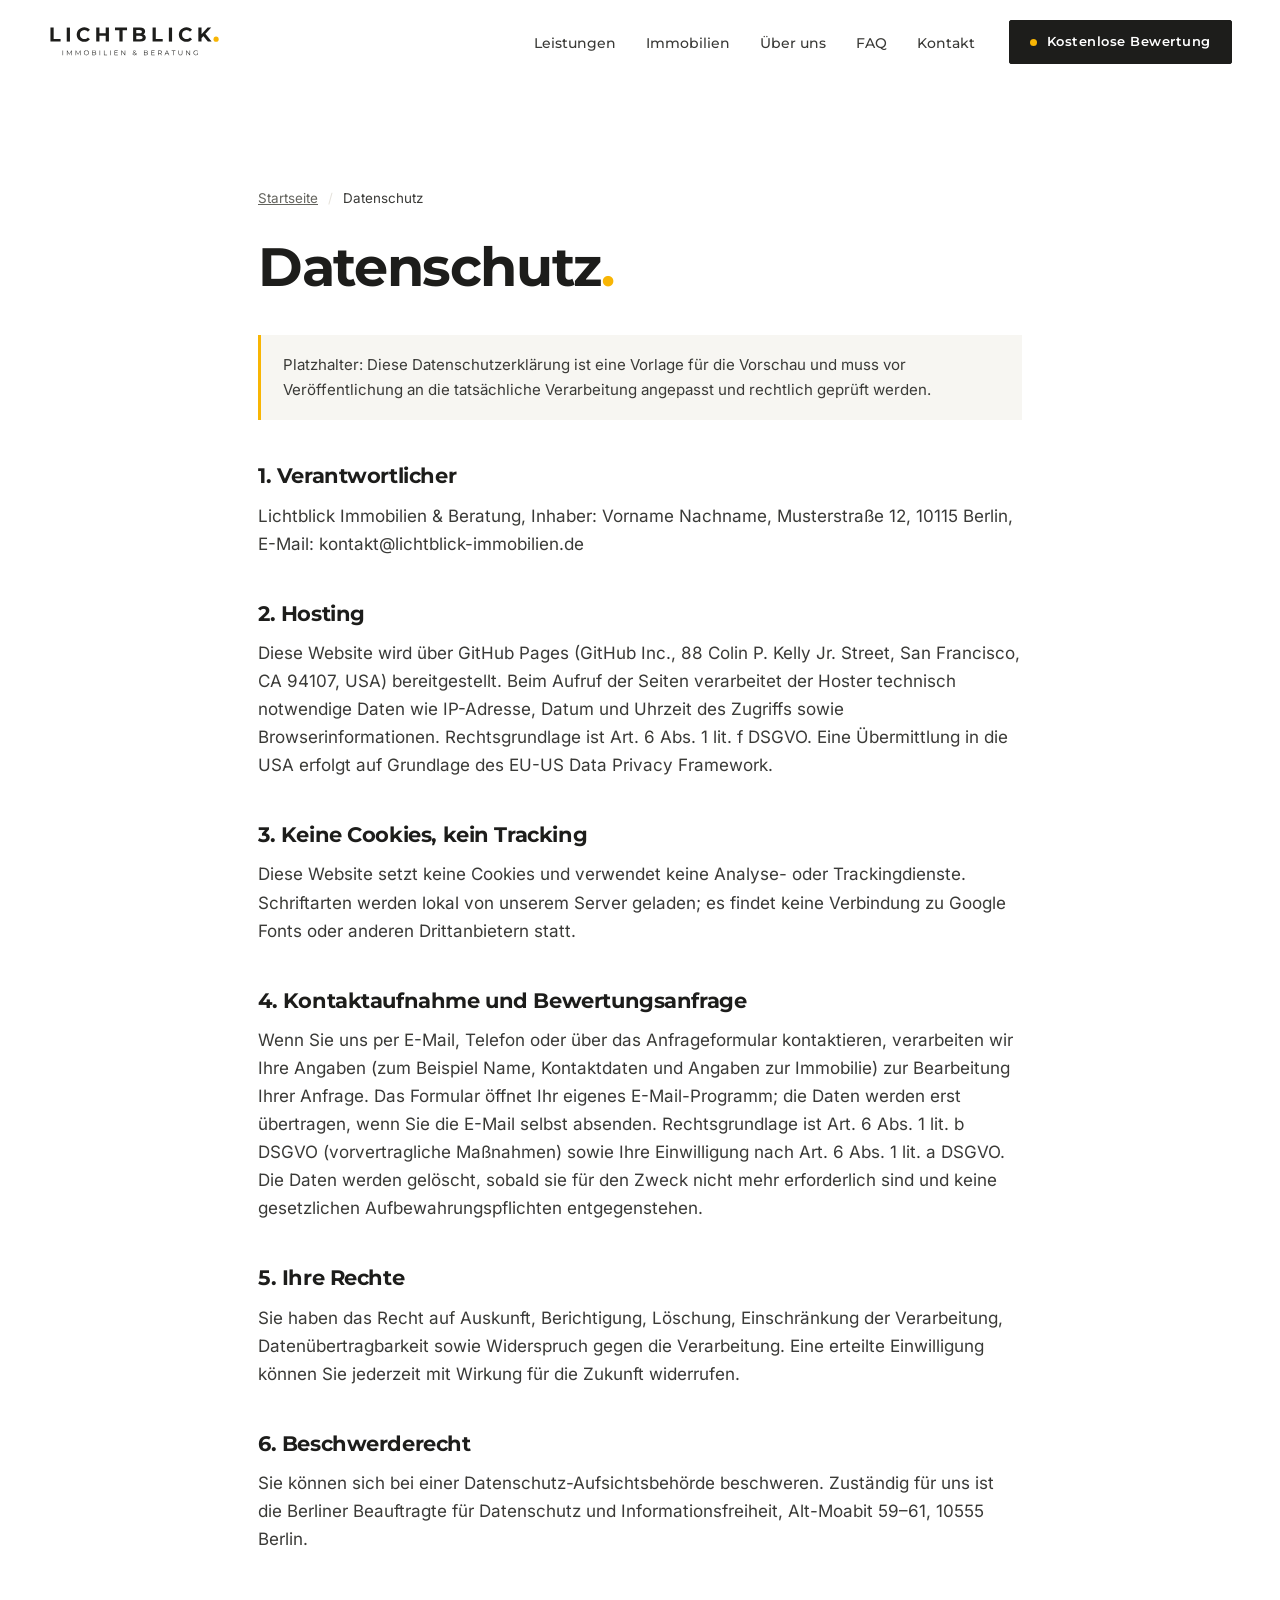
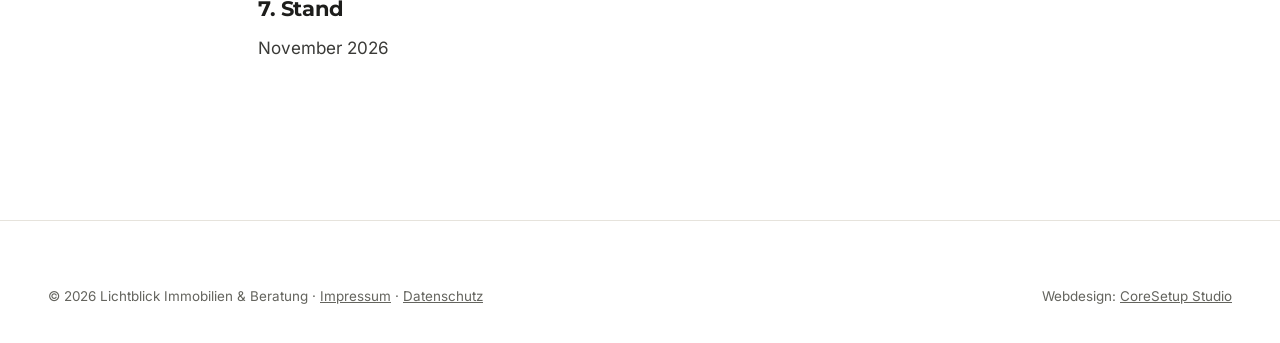
<file: datenschutz.html>
<!doctype html>
<html lang="de" class="no-js">
<head>
  <meta charset="utf-8">
  <meta name="viewport" content="width=device-width, initial-scale=1">
  <title>Datenschutz | Lichtblick Immobilien & Beratung</title>
  <meta name="description" content="Datenschutzerklärung von Lichtblick Immobilien & Beratung: welche Daten wir verarbeiten und welche Rechte Sie haben.">
  <meta name="robots" content="index, follow">
  <link rel="canonical" href="https://mcgeesy37.github.io/Lichtblick/datenschutz.html">
  <meta name="theme-color" content="#ffffff">
  <link rel="icon" href="assets/img/favicon.svg" type="image/svg+xml">
  <link rel="icon" href="assets/img/favicon-32.png" sizes="32x32" type="image/png">
  <link rel="apple-touch-icon" href="assets/img/apple-touch-icon.png">
  <link rel="preload" href="assets/fonts/montserrat.woff2" as="font" type="font/woff2" crossorigin>
  <link rel="stylesheet" href="assets/css/style.css">
  <script type="application/ld+json">
  {"@context":"https://schema.org","@type":"BreadcrumbList","itemListElement":[
    {"@type":"ListItem","position":1,"name":"Startseite","item":"https://mcgeesy37.github.io/Lichtblick/"},
    {"@type":"ListItem","position":2,"name":"Datenschutz","item":"https://mcgeesy37.github.io/Lichtblick/datenschutz.html"}]}
  </script>
</head>
<body>
  <a class="skip" href="#inhalt">Zum Inhalt springen</a>
  <header class="site-header">
    <div class="wrap header-inner">
      <a class="brand" href="./" aria-label="Lichtblick Immobilien &amp; Beratung, zur Startseite"><img src="assets/img/logo-dark.svg" alt="Lichtblick Immobilien &amp; Beratung" width="172" height="31"></a>
      <button class="nav-toggle" type="button" aria-expanded="false" aria-controls="hauptnavigation" aria-label="Menü öffnen"><span></span></button>
      <nav class="nav" id="hauptnavigation" aria-label="Hauptnavigation">
        <ul>
          <li><a href="./#leistungen">Leistungen</a></li>
          <li><a href="./#immobilien">Immobilien</a></li>
          <li><a href="./#ueber-uns">Über uns</a></li>
          <li><a href="./#faq">FAQ</a></li>
          <li><a href="./#kontakt">Kontakt</a></li>
        </ul>
        <a class="btn btn-primary" href="./#bewertung"><span class="btn-dot" aria-hidden="true"></span>Kostenlose Bewertung</a>
      </nav>
    </div>
  </header>
  <main id="inhalt" class="legal">
    <div class="wrap">
      <nav class="breadcrumb" aria-label="Brotkrumen"><ol><li><a href="./">Startseite</a></li><li aria-current="page">Datenschutz</li></ol></nav>
      <h1>Datenschutz<span class="dot">.</span></h1>
      <p class="note">Platzhalter: Diese Datenschutzerklärung ist eine Vorlage für die Vorschau und muss vor Veröffentlichung an die tatsächliche Verarbeitung angepasst und rechtlich geprüft werden.</p>
      <h2>1. Verantwortlicher</h2>
      <p>Lichtblick Immobilien &amp; Beratung, Inhaber: Vorname Nachname, Musterstraße 12, 10115 Berlin, E-Mail: kontakt@lichtblick-immobilien.de</p>
      <h2>2. Hosting</h2>
      <p>Diese Website wird über GitHub Pages (GitHub Inc., 88 Colin P. Kelly Jr. Street, San Francisco, CA 94107, USA) bereitgestellt. Beim Aufruf der Seiten verarbeitet der Hoster technisch notwendige Daten wie IP-Adresse, Datum und Uhrzeit des Zugriffs sowie Browserinformationen. Rechtsgrundlage ist Art. 6 Abs. 1 lit. f DSGVO. Eine Übermittlung in die USA erfolgt auf Grundlage des EU-US Data Privacy Framework.</p>
      <h2>3. Keine Cookies, kein Tracking</h2>
      <p>Diese Website setzt keine Cookies und verwendet keine Analyse- oder Trackingdienste. Schriftarten werden lokal von unserem Server geladen; es findet keine Verbindung zu Google Fonts oder anderen Drittanbietern statt.</p>
      <h2>4. Kontaktaufnahme und Bewertungsanfrage</h2>
      <p>Wenn Sie uns per E-Mail, Telefon oder über das Anfrageformular kontaktieren, verarbeiten wir Ihre Angaben (zum Beispiel Name, Kontaktdaten und Angaben zur Immobilie) zur Bearbeitung Ihrer Anfrage. Das Formular öffnet Ihr eigenes E-Mail-Programm; die Daten werden erst übertragen, wenn Sie die E-Mail selbst absenden. Rechtsgrundlage ist Art. 6 Abs. 1 lit. b DSGVO (vorvertragliche Maßnahmen) sowie Ihre Einwilligung nach Art. 6 Abs. 1 lit. a DSGVO. Die Daten werden gelöscht, sobald sie für den Zweck nicht mehr erforderlich sind und keine gesetzlichen Aufbewahrungspflichten entgegenstehen.</p>
      <h2>5. Ihre Rechte</h2>
      <p>Sie haben das Recht auf Auskunft, Berichtigung, Löschung, Einschränkung der Verarbeitung, Datenübertragbarkeit sowie Widerspruch gegen die Verarbeitung. Eine erteilte Einwilligung können Sie jederzeit mit Wirkung für die Zukunft widerrufen.</p>
      <h2>6. Beschwerderecht</h2>
      <p>Sie können sich bei einer Datenschutz-Aufsichtsbehörde beschweren. Zuständig für uns ist die Berliner Beauftragte für Datenschutz und Informationsfreiheit, Alt-Moabit 59–61, 10555 Berlin.</p>
      <h2>7. Stand</h2>
      <p>November 2026</p>
    </div>
  </main>
  <footer class="site-footer">
    <div class="wrap">
      <div class="footer-bottom" style="margin-top:0;border-top:0;padding-top:0">
        <p style="margin:0">&copy; <span data-year>2026</span> Lichtblick Immobilien &amp; Beratung &middot; <a href="impressum.html">Impressum</a> &middot; <a href="datenschutz.html">Datenschutz</a></p>
        <p style="margin:0">Webdesign: <a href="https://coresetup.studio" rel="noopener">CoreSetup Studio</a></p>
      </div>
    </div>
  </footer>
  <script src="assets/js/main.js" defer></script>
</body>
</html>
</file>
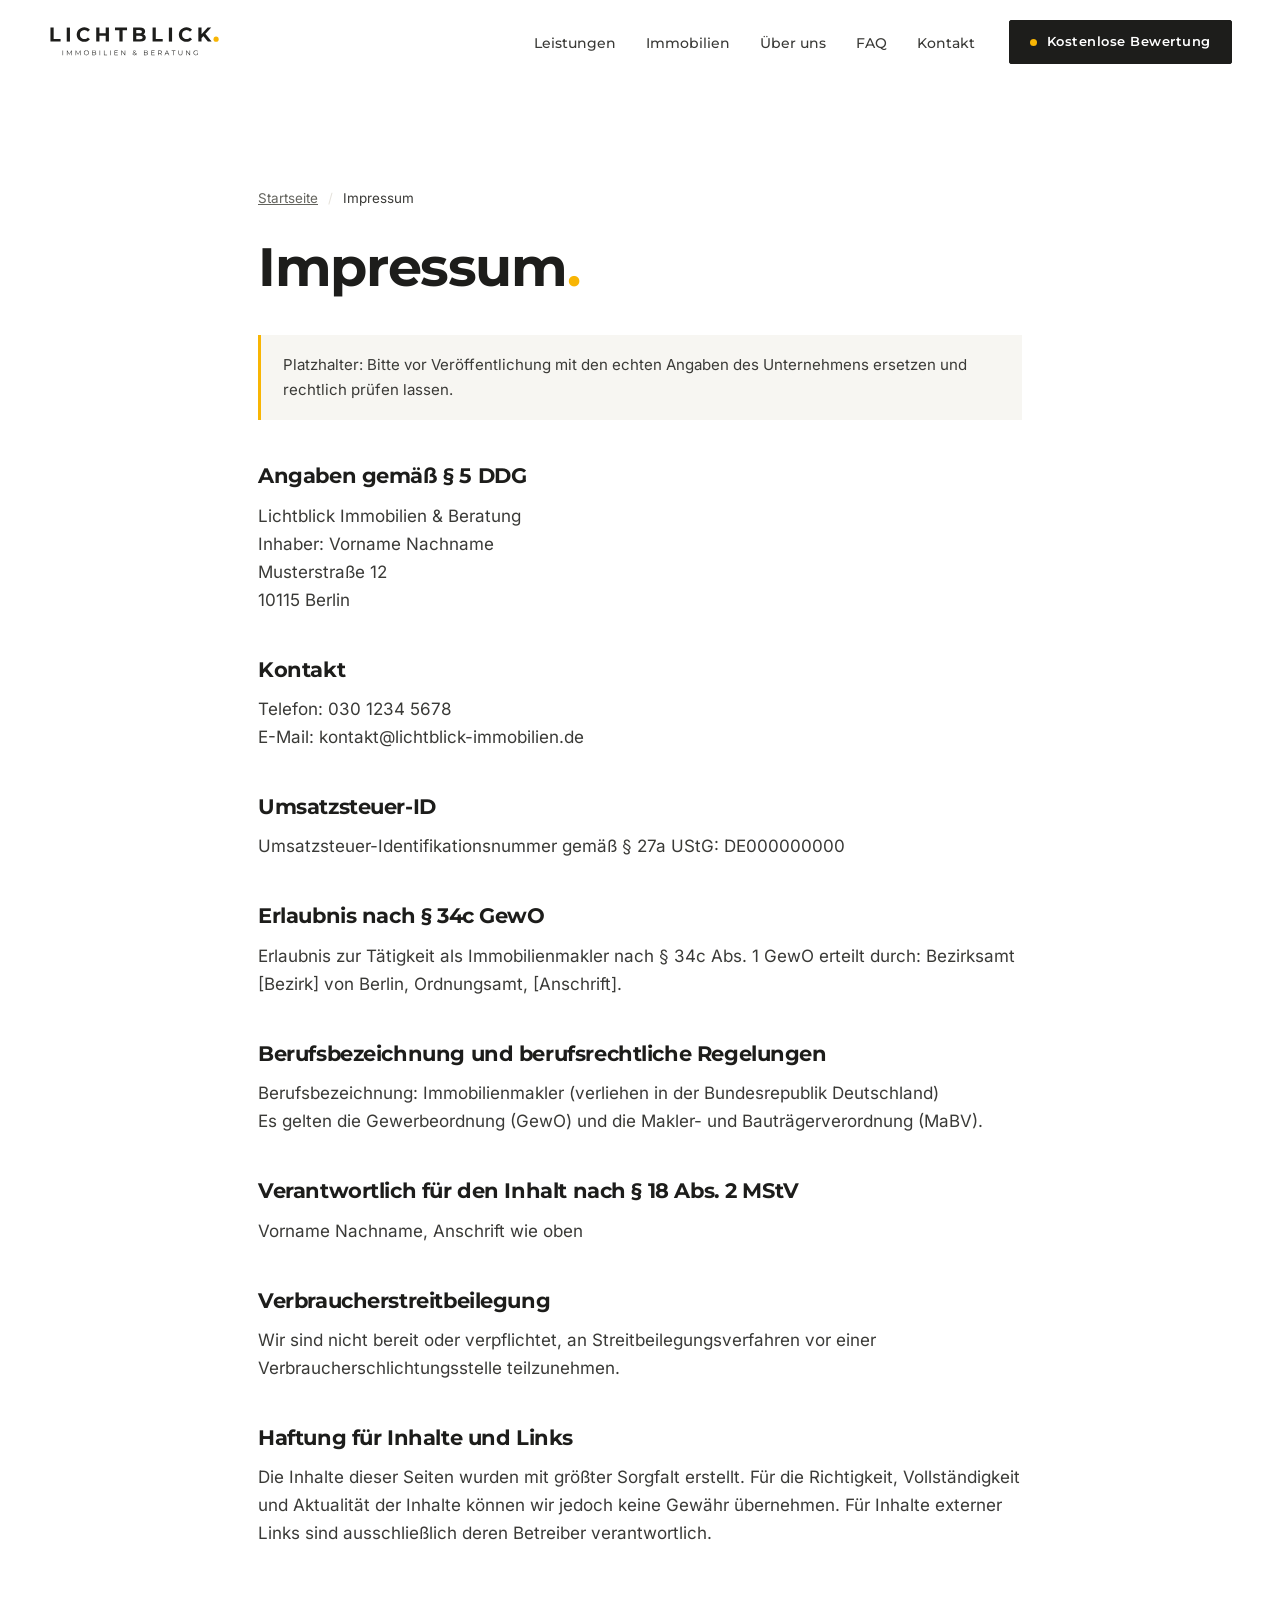
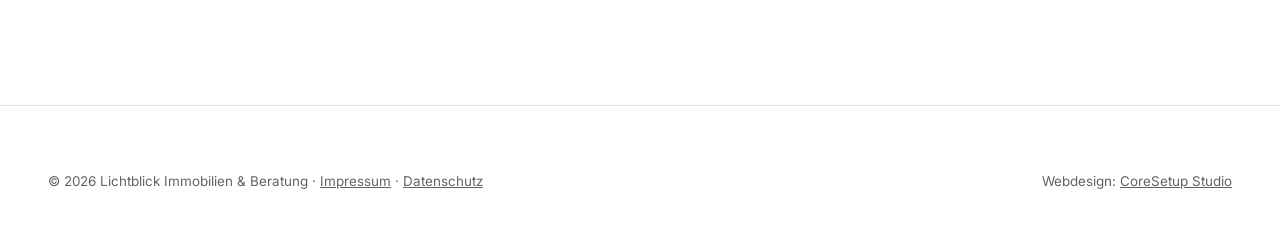
<file: impressum.html>
<!doctype html>
<html lang="de" class="no-js">
<head>
  <meta charset="utf-8">
  <meta name="viewport" content="width=device-width, initial-scale=1">
  <title>Impressum | Lichtblick Immobilien & Beratung</title>
  <meta name="description" content="Impressum von Lichtblick Immobilien & Beratung, Immobilienmakler in Berlin.">
  <meta name="robots" content="index, follow">
  <link rel="canonical" href="https://mcgeesy37.github.io/Lichtblick/impressum.html">
  <meta name="theme-color" content="#ffffff">
  <link rel="icon" href="assets/img/favicon.svg" type="image/svg+xml">
  <link rel="icon" href="assets/img/favicon-32.png" sizes="32x32" type="image/png">
  <link rel="apple-touch-icon" href="assets/img/apple-touch-icon.png">
  <link rel="preload" href="assets/fonts/montserrat.woff2" as="font" type="font/woff2" crossorigin>
  <link rel="stylesheet" href="assets/css/style.css">
  <script type="application/ld+json">
  {"@context":"https://schema.org","@type":"BreadcrumbList","itemListElement":[
    {"@type":"ListItem","position":1,"name":"Startseite","item":"https://mcgeesy37.github.io/Lichtblick/"},
    {"@type":"ListItem","position":2,"name":"Impressum","item":"https://mcgeesy37.github.io/Lichtblick/impressum.html"}]}
  </script>
</head>
<body>
  <a class="skip" href="#inhalt">Zum Inhalt springen</a>
  <header class="site-header">
    <div class="wrap header-inner">
      <a class="brand" href="./" aria-label="Lichtblick Immobilien &amp; Beratung, zur Startseite"><img src="assets/img/logo-dark.svg" alt="Lichtblick Immobilien &amp; Beratung" width="172" height="31"></a>
      <button class="nav-toggle" type="button" aria-expanded="false" aria-controls="hauptnavigation" aria-label="Menü öffnen"><span></span></button>
      <nav class="nav" id="hauptnavigation" aria-label="Hauptnavigation">
        <ul>
          <li><a href="./#leistungen">Leistungen</a></li>
          <li><a href="./#immobilien">Immobilien</a></li>
          <li><a href="./#ueber-uns">Über uns</a></li>
          <li><a href="./#faq">FAQ</a></li>
          <li><a href="./#kontakt">Kontakt</a></li>
        </ul>
        <a class="btn btn-primary" href="./#bewertung"><span class="btn-dot" aria-hidden="true"></span>Kostenlose Bewertung</a>
      </nav>
    </div>
  </header>
  <main id="inhalt" class="legal">
    <div class="wrap">
      <nav class="breadcrumb" aria-label="Brotkrumen"><ol><li><a href="./">Startseite</a></li><li aria-current="page">Impressum</li></ol></nav>
      <h1>Impressum<span class="dot">.</span></h1>
      <p class="note">Platzhalter: Bitte vor Veröffentlichung mit den echten Angaben des Unternehmens ersetzen und rechtlich prüfen lassen.</p>
      <h2>Angaben gemäß § 5 DDG</h2>
      <p>Lichtblick Immobilien &amp; Beratung<br>Inhaber: Vorname Nachname<br>Musterstraße 12<br>10115 Berlin</p>
      <h2>Kontakt</h2>
      <p>Telefon: 030 1234 5678<br>E-Mail: kontakt@lichtblick-immobilien.de</p>
      <h2>Umsatzsteuer-ID</h2>
      <p>Umsatzsteuer-Identifikationsnummer gemäß § 27a UStG: DE000000000</p>
      <h2>Erlaubnis nach § 34c GewO</h2>
      <p>Erlaubnis zur Tätigkeit als Immobilienmakler nach § 34c Abs. 1 GewO erteilt durch: Bezirksamt [Bezirk] von Berlin, Ordnungsamt, [Anschrift].</p>
      <h2>Berufsbezeichnung und berufsrechtliche Regelungen</h2>
      <p>Berufsbezeichnung: Immobilienmakler (verliehen in der Bundesrepublik Deutschland)<br>Es gelten die Gewerbeordnung (GewO) und die Makler- und Bauträgerverordnung (MaBV).</p>
      <h2>Verantwortlich für den Inhalt nach § 18 Abs. 2 MStV</h2>
      <p>Vorname Nachname, Anschrift wie oben</p>
      <h2>Verbraucherstreitbeilegung</h2>
      <p>Wir sind nicht bereit oder verpflichtet, an Streitbeilegungsverfahren vor einer Verbraucherschlichtungsstelle teilzunehmen.</p>
      <h2>Haftung für Inhalte und Links</h2>
      <p>Die Inhalte dieser Seiten wurden mit größter Sorgfalt erstellt. Für die Richtigkeit, Vollständigkeit und Aktualität der Inhalte können wir jedoch keine Gewähr übernehmen. Für Inhalte externer Links sind ausschließlich deren Betreiber verantwortlich.</p>
    </div>
  </main>
  <footer class="site-footer">
    <div class="wrap">
      <div class="footer-bottom" style="margin-top:0;border-top:0;padding-top:0">
        <p style="margin:0">&copy; <span data-year>2026</span> Lichtblick Immobilien &amp; Beratung &middot; <a href="impressum.html">Impressum</a> &middot; <a href="datenschutz.html">Datenschutz</a></p>
        <p style="margin:0">Webdesign: <a href="https://coresetup.studio" rel="noopener">CoreSetup Studio</a></p>
      </div>
    </div>
  </footer>
  <script src="assets/js/main.js" defer></script>
</body>
</html>
</file>
<file: assets/css/style.css>
/* ==========================================================================
   Lichtblick Immobilien & Beratung
   Design: ruhig, hell, präzise. Ein Akzent: der gelbe Punkt aus dem Logo.
   ========================================================================== */

@font-face {
  font-family: "Montserrat";
  src: url("../fonts/montserrat.woff2") format("woff2");
  font-weight: 100 900;
  font-style: normal;
  font-display: swap;
}
@font-face {
  font-family: "Inter";
  src: url("../fonts/inter.woff2") format("woff2");
  font-weight: 100 900;
  font-style: normal;
  font-display: swap;
}

:root {
  --ink: #1d1d1b;
  --ink-soft: #3a3a37;
  --muted: #64645e;
  --line: #e6e3dc;
  --bg: #ffffff;
  --bg-soft: #f7f6f2;
  --accent: #f8b504;
  --accent-deep: #d99c00;

  --font-head: "Montserrat", "Helvetica Neue", Arial, sans-serif;
  --font-body: "Inter", "Helvetica Neue", Arial, sans-serif;

  --wrap: 1200px;
  --gutter: clamp(20px, 4vw, 48px);
  --section: clamp(80px, 11vw, 150px);
  --radius: 2px;
  --ease: cubic-bezier(.2, .7, .2, 1);
}

*, *::before, *::after { box-sizing: border-box; }
html { -webkit-text-size-adjust: 100%; scroll-behavior: smooth; scroll-padding-top: 96px; }
body {
  margin: 0;
  background: var(--bg);
  color: var(--ink);
  font-family: var(--font-body);
  font-size: 17px;
  line-height: 1.65;
  font-feature-settings: "cv11", "ss01";
  -webkit-font-smoothing: antialiased;
  text-rendering: optimizeLegibility;
}
img { display: block; max-width: 100%; height: auto; }
a { color: inherit; }
button, input, select, textarea { font: inherit; color: inherit; }

.wrap { width: 100%; max-width: calc(var(--wrap) + 2 * var(--gutter)); margin: 0 auto; padding: 0 var(--gutter); }

.skip {
  position: absolute; left: 12px; top: -60px; z-index: 100;
  background: var(--ink); color: #fff; padding: 10px 16px; text-decoration: none;
}
.skip:focus { top: 12px; }

:focus-visible { outline: 2px solid var(--accent-deep); outline-offset: 3px; }

/* ---------- Typografie ---------- */
h1, h2, h3, h4 { font-family: var(--font-head); color: var(--ink); margin: 0; letter-spacing: -0.01em; }
h1 { font-size: clamp(2.4rem, 5.6vw, 4.6rem); line-height: 1.05; font-weight: 700; letter-spacing: -0.025em; }
h2 { font-size: clamp(1.9rem, 3.6vw, 3rem); line-height: 1.12; font-weight: 700; letter-spacing: -0.02em; }
h3 { font-size: 1.2rem; line-height: 1.3; font-weight: 600; }
p { margin: 0 0 1em; }
.lead { font-size: clamp(1.08rem, 1.4vw, 1.25rem); color: var(--ink-soft); max-width: 36em; }
.muted { color: var(--muted); }

/* Der Punkt aus dem Logo als Satzzeichen */
.dot { color: var(--accent); }

.eyebrow {
  display: inline-flex; align-items: center; gap: 12px;
  font-family: var(--font-head); font-size: .75rem; font-weight: 500;
  letter-spacing: .32em; text-transform: uppercase; color: var(--muted);
  margin-bottom: 22px;
}
.eyebrow::before { content: ""; width: 7px; height: 7px; border-radius: 50%; background: var(--accent); }

/* ---------- Buttons ---------- */
.btn {
  display: inline-flex; align-items: center; justify-content: center; gap: 10px;
  min-height: 52px; padding: 0 26px;
  font-family: var(--font-head); font-size: .9rem; font-weight: 600; letter-spacing: .04em;
  text-decoration: none; border: 1px solid var(--ink); border-radius: var(--radius);
  cursor: pointer; transition: background .25s var(--ease), color .25s var(--ease), border-color .25s var(--ease);
}
.btn-primary { background: var(--ink); color: #fff; }
.btn-primary:hover { background: #000; }
.btn-primary .btn-dot { width: 7px; height: 7px; border-radius: 50%; background: var(--accent); }
.btn-ghost { background: transparent; color: var(--ink); }
.btn-ghost:hover { background: var(--ink); color: #fff; }
.btn-light { background: #fff; color: var(--ink); border-color: #fff; }
.btn-light:hover { background: var(--accent); border-color: var(--accent); }

.link-arrow {
  display: inline-flex; align-items: center; gap: 8px;
  font-family: var(--font-head); font-weight: 600; font-size: .9rem; text-decoration: none;
  border-bottom: 1px solid var(--line); padding-bottom: 4px; transition: border-color .25s var(--ease);
}
.link-arrow:hover { border-color: var(--accent); }
.link-arrow span { transition: transform .25s var(--ease); }
.link-arrow:hover span { transform: translateX(4px); }

/* ---------- Header ---------- */
.site-header {
  position: sticky; top: 0; z-index: 50;
  background: rgba(255, 255, 255, .94);
  -webkit-backdrop-filter: saturate(1.4) blur(10px); backdrop-filter: saturate(1.4) blur(10px);
  border-bottom: 1px solid transparent; transition: border-color .3s var(--ease);
}
.site-header.is-scrolled { border-color: var(--line); }
.header-inner { display: flex; align-items: center; justify-content: space-between; height: 84px; gap: 24px; }
.brand { display: block; width: 172px; flex-shrink: 0; }
.brand img { width: 100%; height: auto; }

.nav { display: flex; align-items: center; gap: 34px; }
.nav ul { display: flex; gap: 30px; list-style: none; margin: 0; padding: 0; }
.nav a:not(.btn) {
  font-family: var(--font-head); font-size: .86rem; font-weight: 500; text-decoration: none;
  color: var(--ink-soft); position: relative; padding: 6px 0;
}
.nav a:not(.btn)::after {
  content: ""; position: absolute; left: 0; right: 0; bottom: 0; height: 1px;
  background: var(--ink); transform: scaleX(0); transform-origin: left; transition: transform .3s var(--ease);
}
.nav a:not(.btn):hover::after { transform: scaleX(1); }
.nav .btn { min-height: 44px; padding: 0 20px; font-size: .82rem; }

.nav-toggle {
  display: none; width: 44px; height: 44px; border: 0; background: none; cursor: pointer; position: relative;
}
.nav-toggle span, .nav-toggle span::before, .nav-toggle span::after {
  position: absolute; left: 11px; width: 22px; height: 1.5px; background: var(--ink); content: "";
  transition: transform .3s var(--ease), opacity .2s;
}
.nav-toggle span { top: 21px; }
.nav-toggle span::before { left: 0; top: -7px; }
.nav-toggle span::after { left: 0; top: 7px; }
.nav-open .nav-toggle span { background: transparent; }
.nav-open .nav-toggle span::before { transform: translateY(7px) rotate(45deg); }
.nav-open .nav-toggle span::after { transform: translateY(-7px) rotate(-45deg); }

/* ---------- Hero ---------- */
.hero { padding: clamp(48px, 8vw, 110px) 0 0; }
.hero-grid { display: grid; grid-template-columns: 1.25fr .75fr; gap: clamp(32px, 6vw, 96px); align-items: end; }
.hero h1 { max-width: 13ch; }
.hero-aside .lead { margin-bottom: 30px; }
.hero-actions { display: flex; flex-wrap: wrap; gap: 12px; }

.hero-media {
  margin: clamp(48px, 7vw, 88px) 0 0;
  position: relative; background: var(--bg-soft);
  aspect-ratio: 21 / 9; overflow: hidden;
}
.hero-media img { width: 100%; height: 100%; object-fit: cover; }
.hero-caption {
  position: absolute; left: 0; bottom: 0;
  background: #fff; padding: 18px 26px 0 0;
  font-family: var(--font-head); font-size: .74rem; letter-spacing: .28em; text-transform: uppercase; color: var(--muted);
}

/* Kennzahlen-Zeile unter dem Hero */
.facts { border-bottom: 1px solid var(--line); }
.facts-grid { display: grid; grid-template-columns: repeat(4, 1fr); }
.fact { padding: 34px 28px 34px 0; }
.fact + .fact { padding-left: 28px; border-left: 1px solid var(--line); }
.fact strong { display: block; font-family: var(--font-head); font-size: 1.02rem; font-weight: 600; margin-bottom: 4px; }
.fact span { font-size: .93rem; color: var(--muted); }

/* ---------- Sektionen ---------- */
.section { padding: var(--section) 0; }
.section-soft { background: var(--bg-soft); }
.section-head { display: grid; grid-template-columns: 1fr 1fr; gap: clamp(24px, 6vw, 96px); align-items: end; margin-bottom: clamp(48px, 6vw, 80px); }
.section-head p { margin: 0; color: var(--ink-soft); max-width: 34em; }

/* Leistungen */
.services { display: grid; grid-template-columns: repeat(4, 1fr); border-top: 1px solid var(--ink); }
.service { padding: 36px 28px 40px 0; display: flex; flex-direction: column; }
.service + .service { padding-left: 28px; border-left: 1px solid var(--line); }
.service-num { font-family: var(--font-head); font-size: .78rem; letter-spacing: .2em; color: var(--muted); margin-bottom: 44px; }
.service h3 { margin-bottom: 14px; }
.service p { font-size: .96rem; color: var(--ink-soft); flex-grow: 1; }
.service ul { list-style: none; padding: 0; margin: 8px 0 0; font-size: .9rem; color: var(--muted); }
.service li { padding: 8px 0; border-top: 1px solid var(--line); }

/* Objekte */
.listings { display: grid; grid-template-columns: repeat(3, 1fr); gap: clamp(20px, 2.5vw, 36px); }
.listing { text-decoration: none; display: block; }
.listing-media { position: relative; aspect-ratio: 4 / 3; overflow: hidden; background: #ebe8e1; }
.listing-media img { width: 100%; height: 100%; object-fit: cover; transition: transform 1.1s var(--ease); }
.listing:hover .listing-media img { transform: scale(1.04); }
.badge {
  position: absolute; top: 16px; left: 16px; background: #fff; padding: 6px 12px;
  font-family: var(--font-head); font-size: .7rem; font-weight: 600; letter-spacing: .16em; text-transform: uppercase;
}
.listing-body { padding-top: 22px; }
.listing-loc { font-size: .82rem; letter-spacing: .14em; text-transform: uppercase; color: var(--muted); margin-bottom: 8px; font-family: var(--font-head); }
.listing h3 { margin-bottom: 14px; }
.listing-meta { display: flex; gap: 20px; font-size: .9rem; color: var(--ink-soft); padding-top: 14px; border-top: 1px solid var(--line); }
.listing-meta li { list-style: none; }
.listing-meta { margin: 0; padding-left: 0; }
.listings-note { margin-top: 40px; display: flex; justify-content: space-between; align-items: center; gap: 20px; flex-wrap: wrap; }

/* Über uns */
.about { display: grid; grid-template-columns: .9fr 1.1fr; gap: clamp(40px, 7vw, 110px); align-items: center; }
.about-media { aspect-ratio: 4 / 5; background: #ebe8e1; overflow: hidden; }
.about-media img { width: 100%; height: 100%; object-fit: cover; }
.about-text h2 { margin-bottom: 28px; }
.values { list-style: none; padding: 0; margin: 36px 0 0; display: grid; gap: 0; }
.values li { display: grid; grid-template-columns: 180px 1fr; gap: 20px; padding: 18px 0; border-top: 1px solid var(--line); }
.values strong { font-family: var(--font-head); font-weight: 600; font-size: .95rem; }
.values span { color: var(--ink-soft); font-size: .96rem; }

/* Ablauf */
.steps { list-style: none; margin: 0; padding: 0; display: grid; grid-template-columns: repeat(4, 1fr); gap: 0; counter-reset: step; }
.step { position: relative; padding: 0 28px 0 0; counter-increment: step; }
.step::before {
  content: "0" counter(step); display: block;
  font-family: var(--font-head); font-size: 2.6rem; font-weight: 300; color: var(--ink); line-height: 1; margin-bottom: 28px;
}
.step::after { content: ""; position: absolute; left: 0; right: 0; top: 64px; height: 1px; background: var(--line); }
.step .pin { position: absolute; left: 0; top: 60px; width: 9px; height: 9px; border-radius: 50%; background: var(--accent); z-index: 1; }
.step h3 { margin: 36px 0 12px; }
.step p { font-size: .96rem; color: var(--ink-soft); }

/* Wertermittlung (dunkler Block) */
.valuation { background: var(--ink); color: #fff; }
.valuation h2, .valuation h3 { color: #fff; }
.valuation .eyebrow { color: rgba(255,255,255,.62); }
.valuation-grid { display: grid; grid-template-columns: .9fr 1.1fr; gap: clamp(40px, 7vw, 110px); }
.valuation p { color: rgba(255,255,255,.74); }
.checklist { list-style: none; margin: 32px 0 0; padding: 0; }
.checklist li { padding: 14px 0 14px 24px; border-top: 1px solid rgba(255,255,255,.14); position: relative; color: rgba(255,255,255,.86); }
.checklist li::before { content: ""; position: absolute; left: 0; top: 24px; width: 7px; height: 7px; border-radius: 50%; background: var(--accent); }

.form { display: grid; grid-template-columns: 1fr 1fr; gap: 18px 20px; }
.field { display: flex; flex-direction: column; gap: 8px; }
.field-full { grid-column: 1 / -1; }
.field label { font-family: var(--font-head); font-size: .74rem; font-weight: 500; letter-spacing: .18em; text-transform: uppercase; color: rgba(255,255,255,.62); }
.field input, .field select, .field textarea {
  width: 100%; min-height: 52px; padding: 12px 0;
  background: transparent; color: #fff; border: 0; border-bottom: 1px solid rgba(255,255,255,.3); border-radius: 0;
  transition: border-color .25s var(--ease);
}
.field textarea { min-height: 96px; resize: vertical; }
.field select { appearance: none; -webkit-appearance: none; cursor: pointer;
  background-image: linear-gradient(45deg, transparent 50%, #fff 50%), linear-gradient(135deg, #fff 50%, transparent 50%);
  background-position: calc(100% - 12px) 24px, calc(100% - 7px) 24px; background-size: 5px 5px; background-repeat: no-repeat; }
.field select option { color: var(--ink); }
.field input::placeholder, .field textarea::placeholder { color: rgba(255,255,255,.38); }
.field input:focus, .field select:focus, .field textarea:focus { outline: none; border-color: var(--accent); }
.consent { grid-column: 1 / -1; display: flex; gap: 12px; align-items: flex-start; font-size: .86rem; color: rgba(255,255,255,.7); }
.consent input { margin-top: 4px; width: 18px; height: 18px; accent-color: var(--accent); flex-shrink: 0; }
.consent a { color: #fff; }
.form-actions { grid-column: 1 / -1; display: flex; align-items: center; gap: 20px; flex-wrap: wrap; margin-top: 8px; }
.form-status { font-size: .9rem; color: var(--accent); min-height: 1.4em; margin: 0; }

/* FAQ */
.faq-grid { display: grid; grid-template-columns: .8fr 1.2fr; gap: clamp(40px, 7vw, 110px); }
.faq-list { border-top: 1px solid var(--ink); }
.faq-list details { border-bottom: 1px solid var(--line); }
.faq-list summary {
  list-style: none; cursor: pointer; padding: 26px 48px 26px 0; position: relative;
  font-family: var(--font-head); font-weight: 600; font-size: 1.04rem;
}
.faq-list summary::-webkit-details-marker { display: none; }
.faq-list summary::after, .faq-list summary::before {
  content: ""; position: absolute; right: 6px; top: 50%; width: 14px; height: 1.5px; background: var(--ink);
  transition: transform .3s var(--ease);
}
.faq-list summary::before { transform: rotate(90deg); }
.faq-list details[open] summary::before { transform: rotate(0deg); }
.faq-list details[open] summary { color: var(--ink); }
.faq-answer { padding: 0 48px 28px 0; color: var(--ink-soft); }
.faq-answer p:last-child { margin: 0; }

/* Kontakt */
.contact { display: grid; grid-template-columns: 1.1fr .9fr; gap: clamp(40px, 7vw, 110px); align-items: start; }
.contact-card { border-top: 1px solid var(--ink); }
.contact-card dl { margin: 0; }
.contact-card div { display: grid; grid-template-columns: 140px 1fr; gap: 16px; padding: 18px 0; border-bottom: 1px solid var(--line); }
.contact-card dt { font-family: var(--font-head); font-size: .74rem; letter-spacing: .2em; text-transform: uppercase; color: var(--muted); padding-top: 3px; }
.contact-card dd { margin: 0; }
.contact-card a { text-decoration: none; border-bottom: 1px solid var(--line); }
.contact-card a:hover { border-color: var(--accent); }

/* ---------- Footer ---------- */
.site-footer { border-top: 1px solid var(--line); padding: 64px 0 36px; font-size: .92rem; }
.footer-grid { display: grid; grid-template-columns: 1.4fr 1fr 1fr 1fr; gap: 40px; }
.footer-grid .brand { width: 180px; margin-bottom: 20px; }
.footer-grid h2 { font-size: .74rem; font-weight: 500; letter-spacing: .24em; text-transform: uppercase; color: var(--muted); margin-bottom: 16px; }
.footer-grid ul { list-style: none; margin: 0; padding: 0; }
.footer-grid li { padding: 4px 0; }
.footer-grid a { text-decoration: none; color: var(--ink-soft); }
.footer-grid a:hover { color: var(--ink); }
.footer-bottom { display: flex; justify-content: space-between; gap: 20px; flex-wrap: wrap; margin-top: 56px; padding-top: 24px; border-top: 1px solid var(--line); color: var(--muted); font-size: .84rem; }
.footer-bottom a { color: var(--muted); }

/* ---------- Rechtsseiten ---------- */
.legal { padding: clamp(56px, 8vw, 110px) 0 var(--section); }
.legal .wrap { max-width: 860px; }
.legal h1 { font-size: clamp(2.2rem, 4.5vw, 3.4rem); margin-bottom: 40px; }
.legal h2 { font-size: 1.3rem; margin: 44px 0 14px; }
.legal h3 { font-size: 1.02rem; margin: 28px 0 10px; }
.legal p, .legal li { color: var(--ink-soft); }
.legal .note { background: var(--bg-soft); border-left: 3px solid var(--accent); padding: 18px 22px; font-size: .94rem; }
.breadcrumb { font-size: .84rem; color: var(--muted); margin-bottom: 28px; }
.breadcrumb ol { list-style: none; display: flex; gap: 10px; padding: 0; margin: 0; }
.breadcrumb li + li::before { content: "/"; margin-right: 10px; color: var(--line); }
.breadcrumb a { color: var(--muted); }

/* ---------- Reveal ---------- */
.reveal { opacity: 0; transform: translateY(18px); transition: opacity .9s var(--ease), transform .9s var(--ease); }
.reveal.is-visible { opacity: 1; transform: none; }
.no-js .reveal { opacity: 1; transform: none; }

/* ---------- Responsive ---------- */
@media (max-width: 1080px) {
  .services { grid-template-columns: repeat(2, 1fr); }
  .service:nth-child(3) { padding-left: 0; border-left: 0; }
  .service:nth-child(n+3) { border-top: 1px solid var(--line); }
  .steps { grid-template-columns: repeat(2, 1fr); row-gap: 56px; }
  .footer-grid { grid-template-columns: 1fr 1fr; }
}

@media (max-width: 920px) {
  .nav-toggle { display: block; }
  .nav {
    position: fixed; inset: 84px 0 0 0; background: #fff;
    flex-direction: column; align-items: stretch; gap: 0; padding: 20px var(--gutter) 40px;
    transform: translateY(-8px); opacity: 0; visibility: hidden;
    transition: opacity .3s var(--ease), transform .3s var(--ease), visibility .3s;
    overflow-y: auto;
  }
  .nav-open .nav { opacity: 1; transform: none; visibility: visible; }
  .nav ul { flex-direction: column; gap: 0; }
  .nav ul a:not(.btn) { display: block; padding: 18px 0; font-size: 1.15rem; border-bottom: 1px solid var(--line); }
  .nav ul a:not(.btn)::after { display: none; }
  .nav .btn { margin-top: 28px; min-height: 54px; }
  body.nav-open { overflow: hidden; }

  .hero-grid, .section-head, .about, .valuation-grid, .faq-grid, .contact { grid-template-columns: 1fr; }
  .hero-grid { align-items: start; }
  .hero-media { aspect-ratio: 16 / 10; }
  .facts-grid { grid-template-columns: 1fr 1fr; }
  .fact:nth-child(3) { padding-left: 0; border-left: 0; }
  .fact:nth-child(n+3) { border-top: 1px solid var(--line); }
  .listings { grid-template-columns: 1fr 1fr; }
  .about-media { aspect-ratio: 16 / 11; }
}

@media (max-width: 640px) {
  body { font-size: 16px; }
  .header-inner { height: 72px; }
  .nav { inset: 72px 0 0 0; }
  .brand { width: 146px; }
  .hero-actions .btn { flex: 1 1 100%; }
  .hero-caption { display: none; }
  .services, .listings, .steps, .facts-grid, .form, .footer-grid { grid-template-columns: 1fr; }
  .service, .service + .service { padding: 32px 0; border-left: 0; }
  .service + .service { border-top: 1px solid var(--line); }
  .service-num { margin-bottom: 20px; }
  .fact, .fact + .fact { padding: 22px 0; border-left: 0; }
  .fact + .fact { border-top: 1px solid var(--line); }
  .values li, .contact-card div { grid-template-columns: 1fr; gap: 4px; }
  .faq-list summary { padding-right: 40px; }
  .faq-answer { padding-right: 0; }
}

@media (prefers-reduced-motion: reduce) {
  html { scroll-behavior: auto; }
  *, *::before, *::after { transition-duration: .01ms !important; animation-duration: .01ms !important; }
  .reveal { opacity: 1; transform: none; }
}

@media print {
  .site-header, .nav-toggle, .valuation form, .site-footer .footer-bottom a { display: none; }
  body { font-size: 12pt; }
}
</file>
